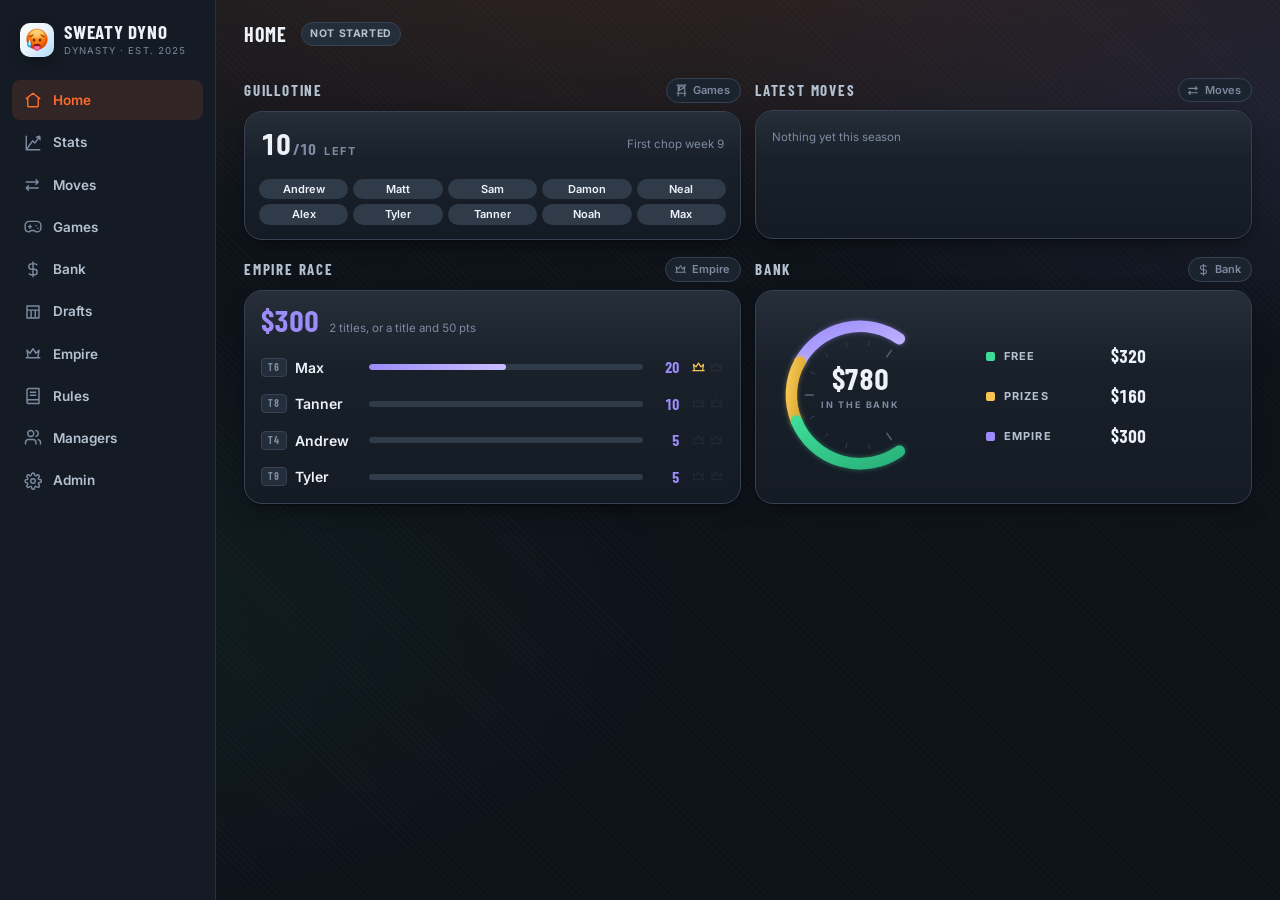
<file: index.html>
<!doctype html>
<html lang="en">
<head>
<meta charset="utf-8">
<meta name="viewport" content="width=device-width, initial-scale=1, viewport-fit=cover">
<title>Sweaty Dyno · Dynasty League</title>
<meta name="description" content="Bank, empire pot, minigames, rookie drafts, trades and stats for the Sweaty Dyno dynasty league.">
<meta name="theme-color" content="#0A0D11">
<meta name="mobile-web-app-capable" content="yes">
<meta name="apple-mobile-web-app-capable" content="yes">
<meta name="apple-mobile-web-app-status-bar-style" content="black-translucent">
<link rel="icon" href="[data-uri]">
<link rel="apple-touch-icon" href="apple-touch-icon.png">
<link rel="manifest" href="site.webmanifest">
<link rel="preconnect" href="https://fonts.googleapis.com">
<link rel="preconnect" href="https://fonts.gstatic.com" crossorigin>
<link rel="stylesheet" href="https://fonts.googleapis.com/css2?family=Barlow+Condensed:wght@600;700&family=Inter:wght@400;500;600;700;800&display=swap">
<link rel="stylesheet" href="css/style.css">
</head>
<body>

<!-- Shown until the app boots. If you are reading this in a browser, the app did
     not start - the message explains why and how to fix it. app.js removes it. -->
<div id="boot-fallback" style="max-width:560px;margin:12vh auto;padding:0 24px;font-family:system-ui,sans-serif;color:#EAF0F6">
  <div style="display:flex;align-items:center;gap:12px;margin-bottom:22px">
    <div style="width:40px;height:40px;border-radius:11px;background:linear-gradient(145deg,#FF6B2C,#C43D0E);
      display:grid;place-items:center;font-weight:700;font-size:17px;color:#160800">SD</div>
    <div><div style="font-size:20px;font-weight:700;letter-spacing:.03em">SWEATY DYNO</div>
      <div style="font-size:10px;letter-spacing:.16em;color:#6D7C8E">DYNASTY · EST. 2025</div></div>
  </div>

  <div id="boot-file" style="display:none">
    <h1 style="font-size:19px;margin:0 0 12px">This page has to be served, not opened</h1>
    <p style="color:#A9B6C6;line-height:1.65;font-size:14px;margin:0 0 16px">
      You opened it straight from the folder (a <code style="color:#FF6B2C">file://</code> address), and browsers
      block JavaScript modules and local data files there for security. Nothing is broken — it just needs a
      local web server.
    </p>
    <p style="color:#EAF0F6;line-height:1.65;font-size:14px;margin:0 0 8px"><b>Two ways to fix it:</b></p>
    <p style="color:#A9B6C6;line-height:1.7;font-size:14px;margin:0 0 14px">
      <b style="color:#3DDC97">1.</b> Double-click <b style="color:#EAF0F6">sweaty-dyno.html</b> in this folder
      instead — it is a self-contained build that works straight off the disk.
    </p>
    <p style="color:#A9B6C6;line-height:1.7;font-size:14px;margin:0 0 10px">
      <b style="color:#3DDC97">2.</b> Or double-click <b style="color:#EAF0F6">start.command</b>, which starts a
      server and opens the full version. From a terminal that is:
    </p>
    <pre style="background:#151A21;border:1px solid #28303B;border-radius:10px;padding:14px;overflow-x:auto;
      font-size:12.5px;color:#3DDC97;margin:0 0 16px">cd ~/Desktop/"Sweaty Dyno"
python3 -m http.server 8000</pre>
    <p style="color:#6D7C8E;line-height:1.6;font-size:13px;margin:0">
      Then open <b style="color:#A9B6C6">http://localhost:8000</b>. Once this is live on GitHub Pages,
      none of this applies — it is served over https and just works.
    </p>
  </div>

  <div id="boot-wait">
    <p style="color:#6D7C8E;font-size:14px">Loading the league…</p>
  </div>
</div>

<noscript>
  <div style="max-width:560px;margin:0 auto;padding:0 24px;color:#A9B6C6;font-family:system-ui;font-size:14px;line-height:1.6">
    Sweaty Dyno needs JavaScript to render the league data.
  </div>
</noscript>

<script>
  // Runs as a classic script, so it executes even where modules are blocked.
  (function () {
    var isFile = location.protocol === 'file:';
    if (isFile) {
      document.getElementById('boot-file').style.display = 'block';
      document.getElementById('boot-wait').style.display = 'none';
      return;
    }
    // Served, but the module still failed to boot within 6s -> surface something.
    setTimeout(function () {
      var f = document.getElementById('boot-fallback');
      if (f && document.getElementById('boot-wait')) {
        document.getElementById('boot-wait').innerHTML =
          '<p style="color:#FF4D5E;font-size:14px;line-height:1.6">The app did not start. ' +
          'Open the browser console for the error, or try a hard reload.</p>';
      }
    }, 6000);
  })();
</script>

<script type="module" src="js/app.js"></script>
</body>
</html>
</file>
<file: css/style.css>
/* ============================================================
   SWEATY DYNO — visual system
   Dark telemetry / broadcast aesthetic. Mobile-first.
   ============================================================ */

:root{
  /* ground — a wider value range so cards read as separate planes */
  --bg:#0E131A;
  --bg-2:#141B24;
  --surface:#1B232E;
  --surface-2:#242E3B;
  --surface-3:#303B4A;
  --line:#374355;
  --line-soft:#28323F;

  /* ink */
  --ink:#EDF2F8;
  --ink-2:#B4C1D1;
  --ink-3:#7C8BA0;

  /* signal */
  --heat:#FF6B2C;        /* primary — the dyno needle */
  --heat-dim:#7A3216;
  --mint:#3DDC97;        /* money in / good */
  --gold:#F5C451;        /* champion / empire */
  --violet:#9C8CFA;      /* empire pot */
  --red:#FF4D5E;         /* owed / out */
  --blue:#5AC8FA;

  /* minigame series — the brand accents re-stepped to OKLCH L 0.65 so they work
     as FILLS on the dark surface; validated for CVD separation and contrast.
     Each has a muted twin (chroma x.50, L-.06) for money allocated but not yet
     won: still clearly the section's own colour, ~dE 8.5 from its bright form so
     the split reads, and dE 24+ from the grey track so "not won yet" never looks
     like "not allocated". Pushing the chroma higher drops the split under dE 8. */
  --mg-pre:#8D7CE8; --mg-week:#EC5910; --mg-post:#229CCC; --mg-guil:#B38802;
  --mg-pre-dim:#7B76AA; --mg-week-dim:#AE694F; --mg-post-dim:#57859C; --mg-guil-dim:#8F7B4E;

  /* position chips */
  --qb:#F5695F; --rb:#3DDC97; --wr:#5AC8FA; --te:#F5A94C; --pk:#9C8CFA;

  --r-sm:8px; --r:12px; --r-lg:18px; --r-xl:24px;
  --shadow:0 1px 2px rgba(0,0,0,.4), 0 8px 24px -8px rgba(0,0,0,.6);
  --tab-h:64px;

  --f-display:"Barlow Condensed",ui-sans-serif,system-ui,sans-serif;
  --f-body:"Inter",ui-sans-serif,-apple-system,BlinkMacSystemFont,"Segoe UI",sans-serif;
}

*,*::before,*::after{box-sizing:border-box}
html{-webkit-text-size-adjust:100%}
body{
  margin:0; background:var(--bg); color:var(--ink);
  font-family:var(--f-body); font-size:15px; line-height:1.5;
  -webkit-font-smoothing:antialiased;
  font-variant-numeric:tabular-nums;
  overflow-x:hidden;
}
/* faint carbon weave + top heat bloom */
body::before{
  content:""; position:fixed; inset:0; pointer-events:none; z-index:0;
  background:
    radial-gradient(110% 55% at 50% -8%, rgba(255,107,44,.13), transparent 62%),
    radial-gradient(70% 45% at 100% 12%, rgba(156,140,250,.09), transparent 65%),
    radial-gradient(80% 50% at 0% 68%, rgba(61,220,151,.055), transparent 68%),
    linear-gradient(180deg, rgba(255,255,255,.022), transparent 34%),
    repeating-linear-gradient(45deg, rgba(255,255,255,.016) 0 1px, transparent 1px 5px);
}
h1,h2,h3,h4{margin:0; font-family:var(--f-display); font-weight:700; letter-spacing:.01em; line-height:1.1}
a{color:inherit}
button{font:inherit; color:inherit; background:none; border:none; cursor:pointer}
input,select,textarea{font:inherit; color:inherit; font-variant-numeric:tabular-nums}
/* a number field's spinner is another piece of platform chrome in a white box */
input[type=number]{-moz-appearance:textfield}
input[type=number]::-webkit-outer-spin-button,
input[type=number]::-webkit-inner-spin-button{-webkit-appearance:none;margin:0}
/* A native select paints itself: on macOS a white box with its own arrows,
   whatever background it is given. Drop the platform chrome and draw our own
   caret, so a dropdown looks like everything else in the tool. The option list
   itself still belongs to the OS -- that part cannot be styled. */
select{
  appearance:none;-webkit-appearance:none;cursor:pointer;
  background-image:url('data:image/svg+xml;utf8,<svg xmlns="http://www.w3.org/2000/svg" width="12" height="12" viewBox="0 0 24 24" fill="none" stroke="%237C8BA0" stroke-width="2.5" stroke-linecap="round" stroke-linejoin="round"><path d="m6 9 6 6 6-6"/></svg>');background-repeat:no-repeat;
  background-position:right 8px center;padding-right:26px;
}
select::-ms-expand{display:none}
table{border-collapse:collapse; width:100%}

.ic{width:18px;height:18px;flex:none;stroke-width:2}
.num{font-variant-numeric:tabular-nums; font-feature-settings:"tnum" 1}
.mono{font-family:var(--f-display); font-weight:600; letter-spacing:.02em}
.dim{color:var(--ink-2)} .dimmer{color:var(--ink-3)}
.pos{color:var(--mint)} .neg{color:var(--red)}
.center{text-align:center} .right{text-align:right}
.hide{display:none !important}
.sr{position:absolute;width:1px;height:1px;overflow:hidden;clip:rect(0 0 0 0)}

/* ---------- shell ---------- */
.app{position:relative; z-index:1; min-height:100dvh; display:flex; flex-direction:column}

.topbar{
  position:sticky; top:0; z-index:40;
  display:flex; align-items:center; gap:12px;
  padding:calc(env(safe-area-inset-top) + 12px) 16px 12px;
  background:linear-gradient(180deg, rgba(14,19,26,.96), rgba(14,19,26,.80));
  backdrop-filter:blur(14px); -webkit-backdrop-filter:blur(14px);
  border-bottom:1px solid var(--line-soft);
}
.brand{display:flex; align-items:center; gap:10px; min-width:0}
/* app icon -- generated */
.brand .mark{
  width:34px;height:34px;border-radius:10px;flex:none;
  background-image:url([data-uri]);
  background-size:cover;background-position:center;background-repeat:no-repeat;
  box-shadow:0 0 0 1px rgba(255,255,255,.14) inset, 0 6px 18px -6px rgba(0,0,0,.6);
}
.brand .txt{min-width:0}
.brand h1{font-size:21px; text-transform:uppercase; letter-spacing:.04em; white-space:nowrap}
.brand small{display:block; font-size:10px; letter-spacing:.16em; text-transform:uppercase; color:var(--ink-3); margin-top:1px}

/* Sits inside a page now, not the chrome -- and the select is already a pill,
   so it does not need a second one wrapped around it and the label. */
.season-pick{display:flex; align-items:center; gap:8px; flex:none}
.season-pick span{font-size:10px;letter-spacing:.14em;text-transform:uppercase;color:var(--ink-3)}
.season-pick select{
  background-color:var(--surface-2); border:1px solid var(--line); border-radius:999px;
  padding:3px 22px 3px 10px; font-family:var(--f-display); font-weight:700; font-size:14px;
  letter-spacing:.03em; background-position:right 6px center;
}

/* A page that owns a season control puts it on a header line with the title. */
.view-hd{display:flex;align-items:center;gap:10px;margin:0 0 14px;flex-wrap:wrap}
.view-hd h2{
  font-family:var(--f-display);font-size:20px;font-weight:700;
  text-transform:uppercase;letter-spacing:.05em;margin-right:auto;
}
.view-hd .chip{margin-right:auto;margin-left:-4px}
.view-hd h2 + .chip{margin-left:0}

main{flex:1; padding:18px 16px calc(var(--tab-h) + env(safe-area-inset-bottom) + 28px); max-width:1180px; width:100%; margin:0 auto}

/* ---------- nav ---------- */
.tabbar{
  position:fixed; left:0; right:0; bottom:0; z-index:50;
  display:grid; grid-template-columns:repeat(5,1fr);
  background:rgba(18,24,32,.94); backdrop-filter:blur(18px); -webkit-backdrop-filter:blur(18px);
  border-top:1px solid var(--line-soft);
  padding-bottom:env(safe-area-inset-bottom);
}
.tabbar button{
  display:flex; flex-direction:column; align-items:center; justify-content:center; gap:3px;
  height:var(--tab-h); color:var(--ink-3); position:relative;
  transition:color .16s;
}
.tabbar button span{font-size:10px; letter-spacing:.08em; text-transform:uppercase; font-weight:600}
.tabbar button svg{width:21px;height:21px;stroke-width:1.9}
.tabbar button[aria-current="page"]{color:var(--heat)}
.tabbar button[aria-current="page"]::before{
  content:""; position:absolute; top:0; left:50%; transform:translateX(-50%);
  width:26px; height:2px; background:var(--heat); border-radius:0 0 3px 3px;
  box-shadow:0 0 12px var(--heat);
}
.sidenav{display:none}

/* "More" sheet */
.sheet-backdrop{position:fixed;inset:0;z-index:60;background:rgba(0,0,0,.6);backdrop-filter:blur(3px);
  opacity:0;pointer-events:none;transition:opacity .2s}
.sheet-backdrop.open{opacity:1;pointer-events:auto}
.sheet{
  position:fixed; left:0;right:0;bottom:0; z-index:61;
  background:var(--surface); border-top:1px solid var(--line);
  border-radius:var(--r-xl) var(--r-xl) 0 0; padding:10px 14px calc(env(safe-area-inset-bottom) + 18px);
  transform:translateY(102%); transition:transform .26s cubic-bezier(.2,.8,.2,1);
}
/* all ten tabs: on a short phone it scrolls rather than running off the top */
.sheet{max-height:85dvh;overflow-y:auto}
.sheet.open{transform:translateY(0)}
.sheet .grab{width:38px;height:4px;border-radius:99px;background:var(--surface-3);margin:6px auto 14px}
.sheet a,.sheet button.sheet-item{
  display:flex;align-items:center;gap:14px;width:100%;text-align:left;
  padding:14px 12px; border-radius:var(--r); text-decoration:none;
  font-weight:600; letter-spacing:.01em;
}
.sheet button.sheet-item:active{background:var(--surface-2)}
.sheet button.sheet-item svg{width:20px;height:20px;color:var(--ink-3);stroke-width:1.9}
.sheet button.sheet-item[aria-current="page"]{background:var(--surface-2); color:var(--heat)}
.sheet button.sheet-item[aria-current="page"] svg{color:var(--heat)}

/* ---------- primitives ---------- */
.card{
  position:relative;
  background:linear-gradient(180deg,var(--surface),var(--bg-2));
  border:1px solid var(--line); border-radius:var(--r-lg); box-shadow:var(--shadow);
  /* clip to the radius: a table header's square corners used to sit proud of it.
     Safe because popovers, toasts and modals all mount on <body>, not in here. */
  overflow:hidden;
}
.card::before{
  content:""; position:absolute; inset:0; border-radius:inherit; pointer-events:none;
  background:linear-gradient(180deg,rgba(255,255,255,.05),transparent 38%);
}
.card > *{position:relative}
.card + .card{margin-top:14px}
.card-hd{
  display:flex; align-items:center; gap:10px;
  padding:14px 16px; border-bottom:1px solid var(--line-soft);
  background:linear-gradient(180deg,rgba(255,255,255,.035),transparent);
  border-radius:var(--r-lg) var(--r-lg) 0 0;
}
.card-hd h2,.card-hd h3{font-size:16px; text-transform:uppercase; letter-spacing:.07em}
.card-hd .sub{font-size:11px;color:var(--ink-3);letter-spacing:.1em;text-transform:uppercase}
.card-hd .spacer{margin-left:auto}
.card-bd{padding:16px}
.card-bd.flush{padding:0}

.section-title{
  font-family:var(--f-display); font-size:12px; font-weight:700;
  letter-spacing:.2em; text-transform:uppercase; color:var(--ink-3);
  margin:26px 0 10px; display:flex; align-items:center; gap:10px;
}
.section-title::after{content:"";flex:1;height:1px;
  background:linear-gradient(90deg,var(--line),transparent)}

/* The +/- marker is a real element with two bars, inserted only on titles that
   actually toggle — so it is never an affordance that does nothing. The vertical
   bar collapses into the horizontal one, turning the plus into a minus. */
/* A heading you click is a control, so it reads a step larger than a plain
   label -- the tighter letterspacing keeps the extra size from spreading the
   words out. Only the ones app.js actually wired are affected: a title inside a
   card is a label and stays as it was. */
.section-title[aria-expanded]{
  cursor:pointer;user-select:none;
  font-size:13.5px;letter-spacing:.16em;margin-top:28px;
}
.section-title[aria-expanded] .sec-mark{width:14px;height:14px}
.section-title[aria-expanded]:hover{color:var(--ink-2)}
.section-title[aria-expanded]:focus-visible{outline:2px solid var(--heat);outline-offset:3px;border-radius:4px}
.section-title[aria-expanded="false"]{color:var(--ink-2)}

/* Two real bars, not pseudo-elements: Chrome does not reliably restyle a
   pseudo when an ANCESTOR's attribute changes, which left the plus stuck as a
   minus. The state class lives on the marker itself. */
.sec-mark{position:relative;width:13px;height:13px;flex:none;display:block}
.sec-mark b{position:absolute;background:var(--heat);opacity:.85;border-radius:2px;
  transition:opacity .16s ease}
.sec-mark b:first-child{left:0;right:0;top:50%;height:2px;margin-top:-1px}
.sec-mark b:last-child{top:0;bottom:0;left:50%;width:2px;margin-left:-1px}
.sec-mark.open b:last-child{display:none}
.section-title[aria-expanded]:hover .sec-mark b{opacity:1}

.sec-body[hidden]{display:none}

.chip{
  display:inline-flex;align-items:center;gap:5px;
  font-size:10.5px;font-weight:700;letter-spacing:.09em;text-transform:uppercase;
  padding:3px 8px;border-radius:999px;border:1px solid var(--line);
  background:var(--surface-2); color:var(--ink-2); white-space:nowrap;
}
.chip.heat{color:var(--heat);border-color:rgba(255,107,44,.35);background:rgba(255,107,44,.10)}
.chip.mint{color:var(--mint);border-color:rgba(61,220,151,.3);background:rgba(61,220,151,.09)}
.chip.gold{color:var(--gold);border-color:rgba(245,196,81,.32);background:rgba(245,196,81,.10)}
.chip.violet{color:var(--violet);border-color:rgba(156,140,250,.32);background:rgba(156,140,250,.10)}
.chip.blue{color:var(--blue);border-color:rgba(90,200,250,.32);background:rgba(90,200,250,.10)}
.chip.red{color:var(--red);border-color:rgba(255,77,94,.32);background:rgba(255,77,94,.10)}
/* podium places -- silver cool enough to read against gold, bronze warm but
   clear of --heat so it never looks like the minigame accent */
.chip.silver{color:#CBD5E1;border-color:rgba(203,213,225,.3);background:rgba(203,213,225,.09)}
.chip.bronze{color:#C98C4E;border-color:rgba(201,140,78,.34);background:rgba(201,140,78,.11)}
.chip.ghost{background:transparent}
.chip.plain{text-transform:none;letter-spacing:.01em;font-weight:600;font-size:11.5px}

.pos-chip{
  display:inline-grid;place-items:center; width:26px;height:17px;border-radius:4px;
  font-family:var(--f-display);font-size:10.5px;font-weight:700;letter-spacing:.06em;
  color:#080C10; flex:none;
}
.pos-QB{background:var(--qb)} .pos-RB{background:var(--rb)} .pos-WR{background:var(--wr)}
.pos-TE{background:var(--te)} .pos-K{background:var(--pk)}
.pos-none{background:var(--surface-3); color:var(--ink-3)}

.btn{
  display:inline-flex;align-items:center;justify-content:center;gap:7px;
  padding:9px 14px;border-radius:var(--r-sm);border:1px solid var(--line);
  background:var(--surface-2); font-size:13px;font-weight:600;letter-spacing:.02em;
  transition:background .14s,border-color .14s;
}
.btn:active{background:var(--surface-3)}
.btn svg{width:15px;height:15px;stroke-width:2}
.btn.primary{background:var(--heat);border-color:var(--heat);color:#160800}
.btn.primary:active{background:#E85D22}
.btn.sm{padding:6px 10px;font-size:12px}
.btn.ghost{background:transparent}
.btn[disabled]{opacity:.4;pointer-events:none}
/* reads as an aside until you go for it */
.btn.danger{color:var(--red);border-color:rgba(255,77,94,.22)}
.btn.danger:hover{background:rgba(255,77,94,.12);border-color:rgba(255,77,94,.45)}
.btn.danger:active{background:rgba(255,77,94,.2)}

/* team identity dot — hue derived from team number */
.tname{display:inline-flex;align-items:center;gap:8px;min-width:0}
.tname b{font-weight:600;overflow:hidden;text-overflow:ellipsis;white-space:nowrap}
.tnum{
  font-family:var(--f-display);font-size:10px;font-weight:700;color:var(--ink-3);
  letter-spacing:.06em; background:var(--surface-2); border:1px solid var(--line);
  border-radius:4px; padding:1px 2px; flex:none;
  min-width:26px; text-align:center; box-sizing:border-box;   /* T1 and T10 align */
}

/* stat tiles */
.tiles{display:grid;grid-template-columns:repeat(2,1fr);gap:10px}
.hero{display:flex;flex-direction:column;gap:14px}
.tile{
  --tint:255,255,255;
  background:
    linear-gradient(165deg, rgba(var(--tint),.17), rgba(var(--tint),.05) 44%, transparent 76%),
    linear-gradient(165deg,var(--surface),var(--bg-2));
  border:1px solid var(--line); border-radius:var(--r); padding:13px 14px; position:relative; overflow:hidden;
}
.tile::before{content:"";position:absolute;left:0;right:0;top:0;height:2px;
  background:linear-gradient(90deg, rgb(var(--tint)), rgba(var(--tint),.12));opacity:.85}
.tile::after{content:"";position:absolute;inset:0;border-radius:var(--r);pointer-events:none;
  background:linear-gradient(180deg,rgba(255,255,255,.05),transparent 42%)}
.tile.bare{background:none;border:none;padding:0}
.tile.bare::before,.tile.bare::after{display:none}
.tile.accent{--tint:255,107,44}
.tile.mint{--tint:61,220,151}
.tile.gold{--tint:245,196,81}
.tile.violet{--tint:156,140,250}
.tile.red{--tint:255,77,94}
.tile.blue{--tint:90,200,250}
.tile:not(.accent):not(.mint):not(.gold):not(.violet):not(.red){--tint:132,166,214}
.tile .k{font-size:9.5px;letter-spacing:.15em;text-transform:uppercase;color:var(--ink-3);font-weight:700}
.tile .v{font-family:var(--f-display);font-size:30px;font-weight:700;line-height:1.05;margin-top:5px;letter-spacing:.005em}
.tile .m{font-size:11px;color:var(--ink-3);margin-top:3px}
/* The season's shape in one card: kinds down the side, phases across the top,
   each said once. The counts carry the weight; everything that labels them is
   deliberately quieter. */
.sum{margin-top:8px}
.sum-row{display:grid;grid-template-columns:minmax(96px,160px) 1fr 1fr 1fr;align-items:center;
  gap:12px;padding:11px 16px;border-top:1px solid var(--line-soft)}
/* the phases share what is left rather than hugging the right edge, so a wide
   card has no dead middle */
.sum-row > div,.sum-row.hd span + span{text-align:center}
/* A rule between every column, and the two phases held back a step: the row
   then reads as this plus this equals that, rather than three separate figures
   that happen to sit together. */
.sum-row > div + div,.sum-row.hd span + span + span{
  border-left:1px solid var(--line-soft);padding-left:12px}
.sum-row > div:not(.tot){opacity:.62}
.sum-row.hd .tot{color:var(--ink-2)}
.sum-row.hd{padding:9px 16px 5px;border-top:0}
.sum-row.hd span{font-size:9.5px;letter-spacing:.14em;text-transform:uppercase;color:var(--ink-3)}
.sum-row b{font-family:var(--f-display);font-size:18px;font-weight:700;
  letter-spacing:.03em;color:var(--ink-2)}
/* Count and money read as one figure -- same size, the money in parentheses --
   and the pair centres under its column heading. */
.sum-row > div{display:flex;align-items:baseline;justify-content:center;gap:7px}
.sum-row em{font-style:normal;font-family:var(--f-display);
  font-size:24px;font-weight:700;line-height:1.1;letter-spacing:.01em}
.sum-row em.none{color:var(--ink-3);opacity:.5}
.sum-row i{font-style:normal;font-family:var(--f-display);font-size:24px;
  font-weight:700;line-height:1.1;letter-spacing:.01em;color:var(--mint)}
/* The slash is punctuation, not data: it belongs to neither figure, so it takes
   neither figure's colour. Its line-height is pinned to the figures' -- left to
   inherit the body's 1.5 it made the waiver rows taller than the free-agent
   ones, which is the whole reason the money moved out from underneath. */
.sum-row s{text-decoration:none;font-family:var(--f-display);font-size:20px;
  font-weight:400;line-height:1.1;color:var(--ink-3);opacity:.7}
.tile.accent .v{color:var(--heat)} .tile.mint .v{color:var(--mint)}
.tile.gold .v{color:var(--gold)} .tile.violet .v{color:var(--violet)}
/* best is green and worst red; a margin is neither, so blowout is blue */
.tile.red .v{color:var(--red)} .tile.blue .v{color:var(--blue)}

/* data rows */
.rows{display:flex;flex-direction:column}
.row{
  display:flex;align-items:center;gap:12px;padding:12px 16px;
  border-bottom:2px solid var(--line);
}
.row:last-child{border-bottom:none}
.row .grow{flex:1;min-width:0}
.row .t{font-weight:600;font-size:14px;overflow:hidden;text-overflow:ellipsis;white-space:nowrap}
.row .s{font-size:11.5px;color:var(--ink-3);margin-top:2px}
.row .val{font-family:var(--f-display);font-size:19px;font-weight:700;flex:none}

/* The empire header: pot and race are two halves of one card. The pot states
   the rule, the race shows who is near it, so they share a surface and a
   divider rather than being two cards with a gap between them. */
.empire-top{overflow:hidden}
.empire-top .pot-side{
  position:relative;overflow:hidden;text-align:center;
  padding:24px 16px 18px;border-bottom:1px solid var(--line-soft);
  display:flex;flex-direction:column;justify-content:center;
}
.empire-top .pot-side::before{
  content:"";position:absolute;left:50%;top:-46%;transform:translateX(-50%);
  width:340px;height:340px;border-radius:50%;pointer-events:none;
  background:radial-gradient(circle,rgba(156,140,250,.17),transparent 62%);
}
.empire-top .pot-side > *{position:relative}
.empire-top .race{padding:12px 0}

/* The pot's growth chart takes whatever height the race leaves, so the two
   halves finish together instead of the left one trailing off into a gap. */
.pot-growth{
  display:flex;gap:4px;justify-content:center;align-items:stretch;
  /* the rule text above wraps to two lines and was landing almost on the bars.
     Only the desktop column has slack to give -- stacked, the card is already
     snug and a big gap there would just look loose. */
  margin-top:22px;flex:1 1 auto;
  /* takes up slack, but capped: the pot plateaus once it is funded, so the flat
     grey tail would otherwise become the biggest thing on the card */
  min-height:62px;max-height:116px;
}
.pot-growth .col{
  flex:1;max-width:56px;min-width:0;
  display:flex;flex-direction:column;justify-content:flex-end;gap:5px;
}
.pot-growth .bar{width:100%;border-radius:3px;flex:none}
.pot-growth span{font-size:9.5px;color:var(--ink-3);font-weight:600;flex:none}
@media (min-width:900px){
  /* no align-items:start -- the columns stretch so the divider runs the full
     height of the card instead of stopping where the pot's content ends */
  .empire-top{display:grid;grid-template-columns:minmax(272px,336px) 1fr}
  .empire-top .pot-side{border-bottom:none;border-right:1px solid var(--line-soft)}
  .empire-top .pot-growth{margin-top:46px}
}

/* One line per manager, no rules between them -- ten of them read as a block. */
.race{display:flex;flex-direction:column}
.race-row{display:flex;align-items:center;gap:12px;padding:4px 16px}
/* the team tag and name, as on Home */
.race-row .who{
  flex:none;width:128px;display:flex;font-size:13.5px;font-weight:600;color:var(--ink);
  overflow:hidden;text-overflow:ellipsis;white-space:nowrap;
}
.race-row.out .who{color:var(--ink-3)} .race-row.out .who b{font-weight:500}
.race-row .meter{flex:1;height:10px}
.race-row .pts{
  flex:none;min-width:28px;text-align:right;font-variant-numeric:tabular-nums;
  font-family:var(--f-display);font-size:18px;font-weight:700;color:var(--violet);
}
.race-row .pts.zero{color:var(--ink-3)}
/* Room for every crown the pot demands, filled or not, so an earned one always
   lands in the same column and the gap beside it is what is still to win. */
.race-row .ttl{
  flex:none;display:flex;align-items:center;gap:4px;
  width:calc(var(--slots,2) * 16px + (var(--slots,2) - 1) * 4px);
}
.race-row .ttl svg{width:16px;height:16px;stroke-width:2.1}
.race-row .ttl .on{color:var(--gold)}
/* a title still to win: the crown's outline, in the grey of an empty bar */
/* dark enough to sit back into the card: it says a slot is there, it
   should not compete with the gold ones for the eye */
/* translucent, not a fixed grey: the Empire card is lighter at the top, and a
   solid shade vanished there while still showing lower down */
.race-row .ttl .off,.hm-crowns .off{color:rgba(255,255,255,.05)}

/* meter */
.meter{height:6px;border-radius:99px;background:var(--surface-3);overflow:hidden}
.meter > i{display:block;height:100%;border-radius:99px;background:var(--heat);transition:width .5s cubic-bezier(.2,.8,.2,1)}
.meter.mint > i{background:var(--mint)} .meter.violet > i{background:linear-gradient(90deg,var(--violet),#C9BDFF)}
.meter.gold > i{background:var(--gold)}

/* tables */
.tw{overflow-x:auto;-webkit-overflow-scrolling:touch}
table.dt{font-size:13px; min-width:100%}
table.dt th{
  text-align:left;font-family:var(--f-display);font-size:11px;font-weight:700;
  letter-spacing:.13em;text-transform:uppercase;color:var(--ink-3);
  padding:10px 12px;border-bottom:1px solid var(--line);white-space:nowrap;
  position:sticky;top:0;background:var(--bg-2);z-index:1;
}
table.dt td{padding:10px 12px;border-bottom:1px solid var(--line-soft);white-space:nowrap}
table.dt tbody tr:last-child td{border-bottom:none}
/* Every body cell is opaque so the frozen first column can simply match its own
   row. Tints are a layer ON the base rather than a translucent replacement --
   a see-through sticky cell would let the scrolled columns show through it. */
table.dt tbody td{background:var(--surface)}
table.dt tbody tr.total td{
  border-top:1px solid var(--line);font-weight:700;
  background:linear-gradient(rgba(255,255,255,.022),rgba(255,255,255,.022)),var(--surface);
}
table.dt td.n,table.dt th.n{text-align:right;font-variant-numeric:tabular-nums}
table.dt td.sticky,table.dt th.sticky{
  position:sticky;left:0;z-index:2;box-shadow:1px 0 0 var(--line-soft);
}
table.dt th.sticky{background:var(--bg-2);z-index:3}
/* One width for every season column, so the surplus is shared evenly instead of
   going to whichever column happens to hold the widest figure. The label column
   takes width:1% -- with nowrap that collapses it to its longest name and hands
   the rest of the table to the columns that carry the data. */
/* width equalises the SURPLUS when the table is narrower than its container;
   min-width stops the columns being squeezed proportionally when it is wider,
   which is what let the "$150" column win again on a phone. With a floor, the
   table overflows instead and .tw scrolls it -- which is the intended behaviour
   there anyway. */
table.dt th.n{width:76px;min-width:76px}
table.dt th.sticky{width:1%}

/* empty state */
.empty{padding:34px 20px;text-align:center;color:var(--ink-3)}
.empty svg{width:34px;height:34px;stroke-width:1.4;color:var(--surface-3);margin-bottom:10px}
.empty p{margin:0 0 4px;font-weight:600;color:var(--ink-2);font-size:14px}
.empty small{font-size:12px;line-height:1.6;display:block;max-width:34ch;margin:0 auto}

/* banner */
.banner{
  display:flex;gap:11px;align-items:flex-start;padding:12px 14px;border-radius:var(--r);
  background:rgba(255,107,44,.07);border:1px solid rgba(255,107,44,.26);font-size:12.5px;line-height:1.5;
}
.banner svg{width:17px;height:17px;color:var(--heat);flex:none;margin-top:1px;stroke-width:2}
.banner b{color:var(--heat)}

/* ---------- gauge (dashboard hero) ---------- */
.gauge-card{position:relative;overflow:hidden;padding:14px 16px 18px;text-align:center}
.gauge-card::before{
  content:"";position:absolute;left:50%;top:-40%;transform:translateX(-50%);
  width:340px;height:340px;border-radius:50%;
  background:radial-gradient(circle,rgba(255,107,44,.16),transparent 62%);pointer-events:none;
}
/* overflow:visible, because an SVG clips to its viewport by default and the
   glow under the arc is a filter that paints past it -- no height guess can
   settle that, only letting it out. It is pulled up so the arc's foot clears
   the legend rather than the legend being pulled up to meet it. */
.gauge{position:relative;width:268px;max-width:82vw;margin:-10px auto 0;display:block;overflow:visible}
/* 44% of the taller box puts the figure where 52% of the short one did --
   just above the arc's centre */
.gauge-val{
  position:absolute;left:0;right:0;top:44%;transform:translateY(-50%);text-align:center;pointer-events:none;
}
.gauge-val .big{font-family:var(--f-display);font-size:50px;font-weight:700;line-height:1;letter-spacing:-.01em}
.gauge-val .lbl{font-size:9.5px;letter-spacing:.2em;text-transform:uppercase;color:var(--ink-3);margin-top:5px;font-weight:700}
.gauge-legend{display:flex;justify-content:center;gap:18px;margin-top:8px;flex-wrap:wrap}
.gauge-legend div{display:flex;align-items:center;gap:6px;font-size:11px;color:var(--ink-2)}
.gauge-legend i{width:8px;height:8px;border-radius:2px;display:block}

/* One card, one graphic: the dial and its own segments spelled out beside it.
   The claims give the card a reason to be wide, rather than a narrow card
   sitting in a wide space. */
/* No card. A box with a visible edge far from its contents reads as a box that
   failed to fill, however its contents are aligned -- and there is nothing
   honest left to put in one, since every candidate figure is already on screen
   somewhere below. On the page itself, the space beside it is unremarkable. */
.bank-hero{display:grid;grid-template-columns:1fr;gap:4px;
  margin:0 0 6px;position:relative}
.bank-hero::before{
  content:"";position:absolute;left:24%;top:-42%;transform:translateX(-50%);
  width:420px;height:420px;border-radius:50%;z-index:-1;
  background:radial-gradient(circle,rgba(255,107,44,.13),transparent 64%);pointer-events:none;
}
.bh-dial{position:relative;display:flex;justify-content:center}
.bh-claims{list-style:none;margin:0;padding:0;display:flex;flex-direction:column;justify-content:center;gap:2px}
/* the figure belongs to its label, so it sits close to it and the detail text
   is pushed clear -- the column gaps do that, not a margin on right-aligned
   text, which cannot move */
/* wide enough for the longest label on one line -- the columns are fixed so the
   figures align, and a label that wraps breaks that */
.bh-claims li{
  display:grid;grid-template-columns:10px 102px 72px 1fr;align-items:baseline;
  gap:7px;padding:10px 4px;
}
.bh-claims .bh-m{margin-left:20px}
.bh-claims li + li{border-top:1px solid var(--line-soft)}
/* on the label's own line, not centred in a row the figure makes taller --
   the swatch belongs to the small caps beside it */
.bh-claims i{width:9px;height:9px;border-radius:2px;align-self:baseline;position:relative;top:0}
.bh-k{font-size:12.5px;letter-spacing:.1em;text-transform:uppercase;color:var(--ink-2);
  font-weight:700;white-space:nowrap}
.bh-claims b{font-family:var(--f-display);font-size:22px;font-weight:700;text-align:right;letter-spacing:-.01em;margin-right:6px}
.bh-m{font-size:11.5px;color:var(--ink-3);line-height:1.45}
@media (min-width:760px){
  /* side by side, starting at the page's own left edge like every other
     section -- with no card there is nothing to centre inside */
  .bank-hero{grid-template-columns:auto auto;justify-content:start;gap:34px;margin-bottom:10px}
}
@media (max-width:620px){
  /* One line per claim rather than two: three claims were costing six rows
     under the dial, which is most of a phone screen before anything is said. */
  /* spread as far as the longest detail string will allow before it clips */
  .bh-claims li{grid-template-columns:9px 84px 56px minmax(0,1fr);gap:8px;padding:8px 2px 8px 8px}
  .bh-claims .bh-k{font-size:11px;letter-spacing:.06em}
  .bh-claims b{font-size:19px;text-align:right;margin-right:8px}
  .bh-claims .bh-m{margin-left:13px;font-size:10px;
    overflow:hidden;text-overflow:ellipsis;white-space:nowrap}
}

/* ---------- draft board ---------- */
/* One rule covers both cases, with no breakpoint and no min-width:max-content
   (which is what used to force the grid wider than its card and push the tenth
   column off): each column is at least 78px and otherwise shares the width
   evenly. Wide enough, every slot is on screen; too narrow, .board scrolls. */
.board{overflow-x:auto;-webkit-overflow-scrolling:touch;padding:2px 0 8px}
.board-grid{
  display:grid;gap:6px;padding:0 14px 4px;
  grid-template-columns:repeat(var(--cols),minmax(78px,1fr));
  /* at least as wide as its narrowest columns: otherwise the tracks overflow
     the grid's own box, its right padding stays behind at the card's edge, and
     scrolled to the end the last column sits hard against the border */
  min-width:calc(var(--cols) * 78px + (var(--cols) - 1) * 6px + 28px);
}
/* the board is the whole card -- no rule under the header, nothing under the grid */
.draft-card .card-hd{border-bottom:none}

/* Name only, no slot number and no team stripe -- the pick numbers underneath
   carry the slot, so the header can be a thin label instead of a card. */
.board-head{
  display:flex;align-items:center;justify-content:center;min-width:0;width:100%;
  padding:5px 6px;border-radius:var(--r-sm);
  background:var(--surface-2);border:1px solid var(--line);
  font-size:11.5px;font-weight:700;color:var(--ink);cursor:pointer;
  overflow:hidden;text-overflow:ellipsis;white-space:nowrap;
}
.board-head:hover{border-color:var(--heat)}
/* Picking one manager out of the board: his head and the picks he made hold
   their colour, everything else falls back far enough to read as background
   without disappearing. */
.board-grid.focused .board-head:not(.on){opacity:.3}
.board-grid.focused .pick:not(.on){opacity:.16}
.board-head.on{border-color:var(--heat);color:var(--heat);background:rgba(255,107,44,.1)}
.board-grid.focused .pick.on{box-shadow:0 0 0 1px var(--heat)}
.pick{
  min-width:0;border-radius:var(--r-sm);
  background:var(--surface);border:1px solid var(--line);
  display:flex;flex-direction:column;position:relative;overflow:hidden;
}
.pick .body{padding:7px 9px 8px;display:flex;flex-direction:column;gap:3px;min-width:0}
.pick .no{font-family:var(--f-display);font-size:10px;font-weight:700;color:var(--ink-3);letter-spacing:.08em}
/* first name small over last name -- the shape a draft board is read in */
.pick .nm{display:flex;flex-direction:column;line-height:1.16;min-width:0}
.pick .nm b,.pick .nm i{overflow:hidden;text-overflow:ellipsis;white-space:nowrap;display:block}
.pick .nm b{font-size:11.5px;font-weight:500;color:var(--ink-2)}
.pick .nm i{font-style:normal;font-size:13px;font-weight:700;color:var(--ink)}

/* A traded slot says so in a strip along the BOTTOM: the pick number and the
   name then sit at the same height in every cell, traded or not. */
.tr-banner{
  margin-top:auto;
  display:flex;align-items:center;gap:4px;padding:2px 8px;min-width:0;
  font-size:9.5px;font-weight:700;letter-spacing:.05em;text-transform:uppercase;
  color:var(--heat);background:rgba(255,107,44,.15);
  border-top:1px solid rgba(255,107,44,.3);
  overflow:hidden;text-overflow:ellipsis;white-space:nowrap;
}
.tr-banner .ar{font-size:11px;line-height:1;flex:none}
.pick.blank{background:repeating-linear-gradient(45deg,var(--surface) 0 6px,transparent 6px 12px);opacity:.5}

/* ---------- draft haul ---------- */
/* One row per manager, same shape and divider weight as a minigame row. */
.haul-list{display:flex;flex-direction:column}
.haul{border-bottom:2px solid var(--line)}
.haul:last-child{border-bottom:none}
.haul-hd{display:flex;align-items:center;gap:10px;padding:9px 14px;cursor:pointer;min-width:0}
.haul-hd:focus-visible{outline:2px solid var(--heat);outline-offset:-2px}
.haul-hd:active{background:var(--surface-2)}
.haul-hd .tnum{
  font-family:var(--f-display);font-size:10px;font-weight:700;color:var(--ink-3);
  letter-spacing:.06em;background:var(--surface-2);border:1px solid var(--line);
  border-radius:4px;padding:2px 5px;flex:none;min-width:30px;text-align:center;
}
.haul-hd .who{font-size:14px;font-weight:700;overflow:hidden;text-overflow:ellipsis;white-space:nowrap}
.haul-hd .cnt{
  margin-left:auto;flex:none;white-space:nowrap;color:var(--ink-3);
  font-family:var(--f-display);font-size:15px;font-weight:700;
}
.haul .acc-caret{transition:transform .18s;color:var(--ink-3);flex:none}
.haul.open .acc-caret{transform:rotate(90deg)}
/* Pills sized to their own name, wrapping, flush with the row's left edge. */
.haul-bd{display:none;flex-wrap:wrap;gap:6px;padding:0 14px 11px}
.haul.open .haul-bd{display:flex}
.haul-pick{
  display:inline-flex;align-items:baseline;gap:7px;min-width:0;max-width:100%;
  padding:4px 11px;border-radius:999px;font-size:12.5px;font-weight:600;
  background:var(--surface);border:1px solid var(--line);
}
.haul-pick b{
  font-family:var(--f-display);font-size:10px;font-weight:700;color:var(--ink-3);
  letter-spacing:.06em;flex:none;
}
.haul-pick > span{overflow:hidden;text-overflow:ellipsis;white-space:nowrap}

/* Position is carried by the surface itself, so no chip inside it. Tinted rather
   than solid: thirty saturated blocks would drown the names they are labelling.
   Shared by the board cells and the draft-haul rows -- declared after both so it
   wins over their base background. */
.tint-QB{background:rgba(245,105,95,.15);border-color:rgba(245,105,95,.36)}
.tint-RB{background:rgba(61,220,151,.13);border-color:rgba(61,220,151,.34)}
.tint-WR{background:rgba(90,200,250,.13);border-color:rgba(90,200,250,.34)}
.tint-TE{background:rgba(245,169,76,.14);border-color:rgba(245,169,76,.36)}
.tint-K{background:rgba(156,140,250,.15);border-color:rgba(156,140,250,.36)}


/* ---------- trades ---------- */
.trade{border:1px solid var(--line);border-radius:var(--r);background:var(--surface);overflow:hidden}
.trade + .trade{margin-top:10px}
.trade-hd{
  position:relative;display:flex;align-items:center;min-height:42px;
  background:var(--surface-2);border-bottom:1px solid var(--line-soft);
}
/* the date rides on top of the name row rather than under it: one header row,
   whatever is in it */
.trade-meta{
  position:absolute;right:13px;top:50%;transform:translateY(-50%);
  display:flex;align-items:center;gap:9px;
}
/* one name per column, mirroring the body grid so each sits over its own haul */
.trade-names{display:none;flex:1;grid-template-columns:1fr;gap:1px}
.trade-meta .d{font-family:var(--f-display);font-size:13px;font-weight:700;letter-spacing:.06em;color:var(--ink-2)}
.trade-body{display:grid;grid-template-columns:1fr;gap:1px;background:var(--line-soft)}
.trade-side{background:var(--surface);padding:11px 0}
/* "gets" is a third the size of the name beside it. At 13.5px the name's line
   box was tight enough that bottom-aligning was the only thing that moved it;
   at 15px the box is taller, so the bottoms now sit well below the name and the
   baseline is the right line to share. The team number keeps its own centring,
   being a box rather than a word. */
.who{display:flex;align-items:baseline;gap:8px;padding:10px 13px 9px}
.who .tnum{align-self:center}
.trade-side .who{padding:0 13px 7px}
.trade-side ul{padding:0 13px}
.who b,.ab-who b{font-size:15px}
.who .arrow,.ab-who .arrow{font-size:10px;letter-spacing:.12em;text-transform:uppercase;color:var(--ink-3);font-weight:700}
.trade-side ul{margin:0;list-style:none;display:flex;flex-direction:column;gap:5px}
/* baseline so the club sits on the player's line, as it does on a pickup; the
   chip keeps its own centring, being a box rather than a word */
.trade-side li{display:flex;align-items:baseline;gap:7px;font-size:13px}
.trade-side li .pos-chip{align-self:center}
.trade-side li .pk{color:var(--ink-2);font-style:italic}
/* the header carries the managers and nothing else -- a "Trade" chip on a trade
   said nothing the page had not already said */
/* who an asset came from, which only a 3+ team deal needs spelling out */
.trade-side li .from{font-size:11px;color:var(--ink-3);white-space:nowrap}
.trade.is-cond{border-color:color-mix(in oklab,var(--violet) 45%,var(--line))}
/* the chip is a phone thing; on a desktop the name and "gets" are bare */
.who-chip{display:contents}
/* Below the two-column width each side is its own header row -- the manager
   over his haul -- and the status, pencil and date ride the top one, so the
   card spends no row on them alone. */
.trade-meta.in-side{display:none}
@media (max-width:899px){
  .trade-hd{display:none}
  .trade-meta.in-side{display:flex;position:static;transform:none;margin-left:auto;align-self:center;
    gap:7px;white-space:nowrap}
  /* a status, a name and a date share the line: the name keeps its width,
     and the chip and date come down a step to make room */
  .trade-side .who .tname{flex:none}
  .in-side .chip{font-size:9px;padding:2px 6px;letter-spacing:.06em}
  .in-side .d{font-size:12px}
  .trade-side,.trade.nested .trade-side{padding:0 0 11px}
  /* no header tint -- on a one-for-one deal it striped the card like a zebra --
     so the manager sits in a chip of his own instead, apart from his haul */
  .trade-side .who{min-height:38px;padding:9px 13px 2px;margin-bottom:6px;align-items:center}
  .trade-side .who-chip{display:inline-flex;align-items:baseline;gap:7px;padding:3px 10px 3px 9px;
    border-radius:999px;background:var(--surface-3);border:1px solid var(--line)}
  .trade-side .who-chip b{font-size:14px}
  .trade.nested .trade-side{padding-bottom:8px}
  .trade.nested .trade-side .who{min-height:34px;padding:7px 11px 2px;margin-bottom:4px}
}
/* a second, quieter row of pills for filtering inside a tab */
/* A waiver line: manager, who came in, who went out, what it cost. In and out
   are the same size and shape so the drop is read, not skimmed past. */
/* Each pickup is its own card rather than a row in a table: they are separate
   events, and a shared grid made a week of them read as one block. */
.wv-list{display:flex;flex-direction:column;gap:10px}
.row.wv{
  display:grid;grid-template-columns:minmax(0,1fr) auto;gap:5px 12px;align-items:center;
  border:1px solid var(--line);border-radius:var(--r);background:var(--surface);
  padding:11px 14px;
}
.wv-in{grid-column:1}
.wv-out{grid-column:1}
.wv-who{grid-column:1;min-width:0;display:flex;align-items:baseline;gap:5px;font-size:13.5px}
.wv-who b{font-weight:600;color:var(--ink-2);white-space:nowrap}
/* the date wears the same grey as a club, so every line is one row of phrases */
.wv-who span{font-size:12px;color:var(--ink-3);white-space:nowrap}
/* baseline, not centre: the club is smaller than the name, and centring it in
   the row floated it above the name's baseline. The chip keeps its own
   centring, since it is a box rather than a word. */
.wv-in,.wv-out{display:flex;align-items:baseline;gap:7px;min-width:0;font-size:13.5px}
.wv-in .pos-chip,.wv-out .pos-chip{align-self:center}
.wv-in .nm,.wv-out .nm{overflow:hidden;text-overflow:ellipsis;white-space:nowrap}
.wv-out{color:var(--ink-3)}
.wv-out .pos-chip{opacity:.62}
/* Same size as the name, so the two read as one phrase; the grey alone is
   enough to keep the player ahead of his club. */
.nfl{font-size:12px;font-weight:500;letter-spacing:0;color:var(--ink-3);flex:none;margin-left:-2px}
.wv-mark{font-style:normal;font-weight:700;font-size:16px;width:13px;flex:none;text-align:center}
.wv-mark.in{color:var(--mint)}
.wv-mark.out{color:var(--red)}
/* off the rail: the money and the FA tag sit a touch in from the card edge */
.wv-val{grid-column:2;grid-row:1;justify-self:end;margin-right:4px}
/* FA reads at a size closer to the figures it stands in for */
.chip.wv-val{font-size:12px;padding:4px 10px}
@media (min-width:760px){
  /* in and out lead, because they are what the line is about; who and when sit
     behind them, and the money stays on the right rail */
  /* every card is its own grid, so the last two tracks are fixed -- otherwise
     each row would size them to its own content and nothing would line up */
  /* the drop leans toward the add rather than splitting the width evenly, so
     the two read as one swap instead of two columns */
  /* a flexible spacer before the money: it soaks up the slack that used to sit
     inside the name columns, which pulls the drop and the manager leftward
     while the value stays on its rail */
  .row.wv{grid-template-columns:minmax(0,.9fr) minmax(0,1.14fr) 150px minmax(0,.08fr) 64px;gap:12px}
  .wv-in{grid-column:1}
  .wv-out{grid-column:2}
  .wv-who{grid-column:3}
  /* centred in the track rather than pinned right, so the tag sits on the same
     visual line as the figures instead of hanging off their edge */
  .wv-val{grid-column:5;justify-self:center;margin-right:6px}
}

/* season and manager narrow the same page, so they travel together */
.hd-picks{display:flex;align-items:center;gap:10px;flex-wrap:wrap;margin-left:auto}
/* a season's dates, grouped so the year is said once and shown one at a time */
.win-row{border-top:1px solid var(--line-soft)}
.win-row:first-of-type{border-top:0}
.win-hd{display:flex;align-items:center;gap:9px;width:100%;text-align:left;padding:10px 0}
.win-y{font-family:var(--f-display);font-size:13px;font-weight:700;letter-spacing:.06em;color:var(--ink-2)}
.win-sum{margin-left:auto;font-size:11.5px;color:var(--ink-3);white-space:nowrap}
.win-hd .acc-caret{width:15px;height:15px}
.win-row.open .win-hd .acc-caret{transform:rotate(90deg)}
.win-bd{display:none;padding:2px 0 12px}
.win-row.open .win-bd{display:block}
[data-save-windows]{margin-top:12px}
.fgrid.four{grid-template-columns:1fr 1fr}
@media (min-width:760px){ .fgrid.four{grid-template-columns:repeat(4,1fr)} }
/* a date you are shown rather than asked for */
.fgrid.four input:disabled{opacity:.62;cursor:default}
/* the quieter pills share the tabs' line, at the other end of it */
.pill-bar{display:flex;align-items:center;gap:18px;flex-wrap:wrap}
/* the pills carry bottom padding for their own scrollbar; inside the bar it
   only pushes them off the rule's centre */
.pill-bar .pills{margin-bottom:0;padding-bottom:0}
/* a rule, not a gap: near enough to read as attached to the tabs, divided
   enough not to be mistaken for more of them */
.pill-sep{width:1px;height:20px;background:var(--line);flex:none}
.pills.sub button{font-size:11.5px;padding:4px 10px}
@media (max-width:620px){
  /* the phase columns shrink before the labels do */
  /* the label takes only what it needs and never wraps -- a two-line "Free
     Agents" made its row taller than the one above it */
  /* three columns of "30 / $333" do not fit a phone at desktop sizes -- the row
     was running off the edge. Everything comes down a step and the columns
     share what is left equally. */
  .sum-row{grid-template-columns:minmax(0,auto) repeat(3,minmax(0,1fr));gap:4px;padding:9px 10px}
  .sum-row b{white-space:nowrap;font-size:13.5px}
  .sum-row > div + div{padding-left:4px}
  .sum-row em,.sum-row i{font-size:16px;letter-spacing:0}
  .sum-row s{font-size:12px}
  .sum-row > div{gap:3px}
  .sum-row.hd{padding:8px 10px 3px}
  .sum-row.hd span{font-size:8.5px;letter-spacing:.04em}
  /* the lock header carries four things; they come down a step to share a line */
  .lk-hd{gap:7px;padding:8px 11px}
  .lk-deal{font-size:12.5px}
  .lk-date,.lk-until{font-size:11px}
  .lk-item{padding:7px 11px;gap:7px}
  .lk-name{font-size:12.5px}
  .lk-holder{font-size:12px}
  .lk-holder em{font-size:10px}
  /* a promised return stacks like the trade above it, so its columns get the
     same single-column treatment */
  .ab-col{border-radius:var(--r)}
  .trade.nested .trade-side{padding:7px 0}
  .sum-row.hd span{letter-spacing:.06em}
  /* wrapped onto its own line, the rule above it means nothing */
  .pill-sep{display:none}
}
/* Moves on a phone: the title and both pickers on one line, and the sub-filter
   on the tabs' line, a step smaller, the rule kept between them */
@media (max-width:620px){
  .mv-hd{flex-wrap:nowrap}
  .mv-hd .hd-picks{flex-wrap:nowrap;gap:8px;min-width:0}
  .mv-hd .hd-picks .season-pick{gap:6px}
  /* "2025" says what it is; "All" needs its label more */
  .mv-hd .hd-picks .season-pick:last-child > span{display:none}
  .mv-bar{flex-wrap:nowrap;gap:9px}
  .mv-bar .pill-sep{display:block}
  .mv-bar > .pills:first-child{flex:none}
  .mv-bar .pills button{padding:7px 11px}
  .mv-bar .pills.sub{min-width:0;gap:4px}
  .mv-bar .pills.sub button{font-size:11px;padding:4px 8px}
  /* one label width for every row, the header's empty one included -- sized
     per row, "Trades" sat its counts further left than "Conditional" did, and
     the header's blank label let the column names slide over both */
  .sum-row{grid-template-columns:74px repeat(3,minmax(0,1fr))}
}
.cond{padding:10px 13px 11px;background:rgba(156,140,250,.06);border-top:1px solid var(--line-soft);font-size:12.5px;line-height:1.5}
/* the label sits inline with the text it introduces rather than above it */
.cond-line{margin:0}
.cond .lbl{font-size:9.5px;letter-spacing:.16em;text-transform:uppercase;color:var(--violet);
  font-weight:700;margin-right:9px;white-space:nowrap}
.cond .out{margin-top:6px;padding-top:6px;border-top:1px dashed var(--line);color:var(--ink-2)}
/* The padlock on a promised asset: it is frozen so that it is still there to
   settle the condition, so the follow-up is where saying so means something. */
.trade-side li .lk-mark{display:inline-flex;align-self:center;color:var(--violet);flex:none}
.trade-side li .lk-mark svg{width:14px;height:14px}
.lock-chip{display:inline-flex;align-items:center;gap:4px;margin-left:8px;padding:2px 8px;
  border-radius:999px;vertical-align:1px;
  background:rgba(156,140,250,.1);border:1px solid color-mix(in oklab,var(--violet) 35%,var(--line));
  font-size:11.5px;color:var(--ink-2)}
.lock-chip svg{width:11px;height:11px;color:var(--violet);flex:none}
/* The tripwire: the app cannot stop a frozen asset from moving, only notice. */
.lock-break{display:flex;align-items:flex-start;gap:8px;margin-top:8px;padding-top:8px;
  border-top:1px dashed var(--red);color:var(--red);font-size:12px}
.lock-break svg{width:14px;height:14px;flex:none;margin-top:1px}
/* The settlement rides inside the condition that produced it, on the same
   violet ground -- it carries its own date, and needs no colour of its own to
   say what it is. */
.settle-wrap{margin-top:9px}
/* The follow-up, coloured by where the condition stands: blue while it is only
   promised, gold once the deadline has passed and it needs a ruling, green when
   it actually happened, red when it never will. */
.trade.nested{border-color:color-mix(in oklab,var(--violet) 28%,var(--line));background:var(--bg-2)}
.trade.nested.is-open{border-color:rgba(90,200,250,.4);background:rgba(90,200,250,.05)}
.trade.nested.is-due{border-color:rgba(245,196,81,.42);background:rgba(245,196,81,.05)}
.trade.nested.is-met{border-color:rgba(61,220,151,.4);background:rgba(61,220,151,.05)}
.trade.nested.is-void{border-color:rgba(255,77,94,.4);background:rgba(255,77,94,.05)}
.trade.nested.is-void .who b,.trade.nested.is-void .trade-side li{opacity:.65}
.trade.nested .trade-meta{padding-top:5px}
.trade.nested .who{padding:7px 11px 6px}
.trade.nested .trade-side{padding:8px 0}
.trade.nested .trade-side ul{padding:0 11px}
.trade.nested .trade-hd{background:transparent}
.trade.nested .who b{font-size:13.5px}
.trade.nested .trade-side li{font-size:12.5px}
/* the standing list of what is frozen right now */
/* the empty state: the section is worth keeping even with nothing in it */
.lock-none{display:flex;align-items:center;gap:9px;color:var(--ink-3);font-size:13px}
.lock-none svg{width:15px;height:15px;color:var(--violet);opacity:.7;flex:none}
/* What is frozen, grouped under the condition that froze it: the deal and the
   release date belong to all of them, so the header says them once and each row
   carries only the asset and its holder. */
.lk-group{border:1px solid var(--line);border-radius:var(--r);background:var(--surface);
  overflow:hidden;margin-bottom:10px}
.lk-hd{
  display:flex;align-items:baseline;gap:9px;width:100%;text-align:left;
  padding:9px 13px;background:var(--surface-2);border-bottom:1px solid var(--line-soft);
  cursor:pointer;
}
.lk-hd:hover{background:var(--surface-3)}
.lk-deal{font-size:13.5px;font-weight:600}
.lk-date{font-size:12px;color:var(--ink-3)}
.lk-until{margin-left:auto;font-size:12px;color:var(--violet)}
.lk-go{width:13px;height:13px;align-self:center;color:var(--ink-3);flex:none}
.lk-hd:hover .lk-go{color:var(--heat)}
.lk-item{display:flex;align-items:baseline;gap:9px;padding:8px 13px}
.lk-item + .lk-item{border-top:1px solid var(--line-soft)}
.lk{color:var(--violet);display:flex;align-self:center;flex:none}
.lk svg{width:14px;height:14px}
.lk-name{font-size:13.5px;min-width:0;overflow:hidden;text-overflow:ellipsis;white-space:nowrap}
.lk-holder{margin-left:auto;display:flex;align-items:baseline;gap:6px;
  font-size:13px;font-weight:600;color:var(--ink-2);white-space:nowrap}
.lk-holder em{font-style:normal;font-size:11px;font-weight:500;color:var(--ink-3)}
.lk-item.broke .lk-name{color:var(--red)}
.lk-item.broke .lk{color:var(--red)}
/* Building the promised return the way the card draws it: a column per
   manager, empty until you add to it. The menu merges "what kind" with "which
   one" -- FAAB, a position, a round -- so the row that appears carries only
   the field that choice still leaves open. */
/* built to look like the trade it produces: a lighter band naming the manager,
   his assets on the darker ground beneath */
.ab-grid{display:grid;grid-template-columns:1fr;gap:10px}
@media (min-width:620px){
  /* minmax(0,1fr), not 1fr: a column whose content refuses to wrap would
     otherwise widen itself and squeeze the other one */
  .ab-grid{grid-template-columns:minmax(0,1fr) minmax(0,1fr);gap:1px;
    background:var(--line-soft);border:1px solid var(--line);
    border-radius:var(--r);overflow:hidden}
}
.ab-col{background:var(--surface);padding-bottom:10px;border-radius:var(--r)}
@media (min-width:620px){ .ab-col{border-radius:0} }
.ab-who{
  display:flex;align-items:baseline;gap:8px;margin-bottom:9px;padding:9px 11px;
  background:var(--surface-2);border-bottom:1px solid var(--line-soft);
}
.ab-who .tnum{align-self:center}
.ab-col > :not(.ab-who){margin-left:11px;margin-right:11px}
.ab-row{display:flex;align-items:center;gap:7px;margin-bottom:5px}
/* these controls live outside .field, so they were falling back to the
   browser's own white box. Same ground, border and ink as every other input,
   and the select loses its native chrome for a caret drawn in our own grey. */
.ab-grid .ab-row input:not([type=hidden]),.ab-grid .ab-row select{
  background-color:var(--bg-2);border:1px solid var(--line);border-radius:var(--r-sm);
  padding:4px 9px;font-size:13px;line-height:1.5;color:var(--ink);flex:1;min-width:0;
}
.ab-grid .ab-row input::placeholder{color:var(--ink-3)}
.ab-grid .ab-row input:focus,.ab-grid .ab-row select:focus{outline:none;
  border-color:var(--heat);box-shadow:0 0 0 3px rgba(255,107,44,.14)}
.ab-grid .ab-row input[type=number]{flex:none;width:96px}
.ab-kill{display:grid;place-items:center;width:22px;height:22px;flex:none;
  border-radius:var(--r-sm);color:var(--ink-3)}
.ab-kill svg{width:13px;height:13px}
.ab-kill:hover{color:var(--red);background:color-mix(in oklab,var(--red) 14%,transparent)}
/* the remove button keeps its space so the row never shifts, and shows itself
   when you are over the row it would remove. No hover on a touch screen, so
   there it stays visible. */
@media (hover:hover){
  .ab-kill{opacity:0;transition:opacity .14s}
  .ab-row:hover .ab-kill,.ab-kill:focus-visible{opacity:1}
}
/* The trigger stays put and the chips flow out beside it, wrapping onto the
   line below. The palette reserves the height that open state needs, so
   nothing around it moves when the chips appear. */
/* No reserved block any more: the modal body holds its own height and scrolls,
   so the column can be as short as its contents and simply grow when the chips
   come out. */
/* a wider row gap than column gap: wrapped chips need air between the lines
   that the chips on one line do not need between themselves */
.ab-pal{display:flex;align-items:flex-start;align-content:flex-start;flex-wrap:wrap;
  gap:7px 4px;margin-top:9px}
/* the chips are children of .ab-chips, which is display:contents -- they take
   part in this flex line but are not selectable as its children, so both lists
   need centring for the separators to sit level with the chips */
.ab-pal > *,.ab-chips > *{align-self:center}
.ab-plus{display:inline-flex;align-items:center;gap:5px;flex:none;
  padding:3px 10px;border-radius:999px;border:1px solid var(--line);
  background:var(--surface-2);font-size:11px;font-weight:600;letter-spacing:.02em;
  color:var(--ink-2);cursor:pointer}
.ab-plus:hover{border-color:var(--heat);color:var(--heat)}
/* the caret points down at the options it opens */
.ab-caret{width:12px;height:12px;transform:rotate(90deg);flex:none;color:var(--ink-3)}
.ab-plus:hover .ab-caret{color:var(--heat)}
/* it still says what it does; the caret turns to say it can be put away */
.ab-pal.open .ab-caret{transform:rotate(-90deg)}
/* display:contents, so the chips join the trigger's own flex line and wrap with
   it rather than forming a block of their own underneath */
.ab-chips{display:none}
.ab-chips .ab-menu-lbl:first-child{display:none}
.ab-pal.open .ab-chips{display:contents}
.ab-chips button{flex:none;padding:2px 7px;border-radius:999px;border:1px solid var(--line);
  background:var(--surface-2);font-size:10.5px;font-weight:600;color:var(--ink-2);cursor:pointer}
.ab-chips button:hover{border-color:var(--heat);color:var(--heat)}
.ab-menu-lbl{width:1px;height:12px;padding:0;background:var(--line);margin:0 2px;flex:none}

/* ---------- guillotine ---------- */
.guillo{display:flex;flex-direction:column;gap:1px;background:var(--line-soft);border-radius:var(--r);overflow:hidden}
.guillo .g-row{display:flex;align-items:center;gap:11px;padding:11px 14px;background:var(--surface)}
.guillo .g-row.out{background:var(--bg-2)}
.guillo .g-row.out .tname b{text-decoration:line-through;text-decoration-color:var(--red);text-decoration-thickness:1.5px;color:var(--ink-3)}
.guillo .wk{font-family:var(--f-display);font-size:10px;font-weight:700;letter-spacing:.1em;color:var(--ink-3);
  background:var(--surface-2);border:1px solid var(--line);border-radius:4px;padding:2px 6px;flex:none}
.guillo .g-row.alive .wk{color:var(--mint);border-color:rgba(61,220,151,.3);background:rgba(61,220,151,.08)}

/* ---------- forms / editor ---------- */
.field{display:flex;flex-direction:column;gap:5px;margin-bottom:12px}
.field label{font-size:10px;letter-spacing:.14em;text-transform:uppercase;color:var(--ink-3);font-weight:700}
/* a label that carries a live count: hint in the middle, count pinned right */
.field label.has-count{display:flex;align-items:baseline;gap:6px}
.lbl-count{
  margin-left:auto;flex:none;font-family:var(--f-display);font-size:11px;
  letter-spacing:.06em;font-variant-numeric:tabular-nums;
}
.lbl-count.full{color:var(--heat)}
/* one line-height for all three, and a date input stripped of the extra chrome
   Safari gives it -- otherwise Deadline stands taller than the Status select
   beside it */
.field input,.field select,.field textarea,.bi-in{
  background-color:var(--bg-2);border:1px solid var(--line);border-radius:var(--r-sm);
  padding:10px 12px;font-size:15px;line-height:1.4;width:100%;
}
/* An explicit height, because a date input keeps an intrinsic minimum of its
   own that appearance:none does not remove -- with border-box these are then
   the same 44px whatever the control is. */
.field input[type=date]{-webkit-appearance:none;appearance:none;min-height:0}
/* direct children only: the promised-return builder lives inside a field and
   sizes its own controls */
.field > input:not([type=checkbox]),.field > select{height:44px}
.field select{padding-right:30px;background-position:right 11px center}
.field input:focus,.field select:focus,.field textarea:focus{outline:none;border-color:var(--heat);box-shadow:0 0 0 3px rgba(255,107,44,.14)}
/* a field that does not apply yet: present, so the form keeps its shape, but
   plainly not asking for anything */
.field.off{opacity:.45}
.field.off select{cursor:not-allowed}
.field textarea{resize:vertical;min-height:66px;line-height:1.5}
.fgrid{display:grid;grid-template-columns:1fr 1fr;gap:12px}
/* a field that wants the whole line while keeping the grid's spacing */
.fgrid.one{grid-template-columns:1fr}

.toggle{display:flex;align-items:center;gap:9px;cursor:pointer;user-select:none}
.toggle input{position:absolute;opacity:0;pointer-events:none}
.toggle .tr{width:38px;height:22px;border-radius:99px;background:var(--surface-3);border:1px solid var(--line);
  position:relative;transition:background .18s;flex:none}
.toggle .tr::after{content:"";position:absolute;top:2px;left:2px;width:16px;height:16px;border-radius:50%;
  background:var(--ink-2);transition:transform .18s,background .18s}
.toggle input:checked + .tr{background:var(--heat);border-color:var(--heat)}
.toggle input:checked + .tr::after{transform:translateX(16px);background:#160800}

/* pill switcher */
.pills{display:flex;gap:6px;overflow-x:auto;-webkit-overflow-scrolling:touch;padding:2px 0 6px;scrollbar-width:none}
.pills::-webkit-scrollbar{display:none}
.pills button{
  padding:7px 13px;border-radius:999px;border:1px solid var(--line);background:var(--surface);
  font-size:12.5px;font-weight:600;white-space:nowrap;color:var(--ink-2);
}
.pills button[aria-pressed="true"]{background:var(--heat);border-color:var(--heat);color:#160800}

/* modal */
.modal-bd{position:fixed;inset:0;z-index:70;background:rgba(0,0,0,.66);backdrop-filter:blur(4px);
  display:flex;align-items:flex-end;justify-content:center;opacity:0;pointer-events:none;transition:opacity .2s}
.modal-bd.open{opacity:1;pointer-events:auto}
.modal{
  width:100%;max-width:560px;max-height:88dvh;overflow-y:auto;
  background:var(--surface);border:1px solid var(--line);border-radius:var(--r-xl) var(--r-xl) 0 0;
  transform:translateY(20px);transition:transform .24s cubic-bezier(.2,.8,.2,1);
  padding:0 0 calc(env(safe-area-inset-bottom) + 16px);
}
.modal-bd.open .modal{transform:translateY(0)}
.modal-hd{display:flex;align-items:center;gap:10px;padding:16px 18px 12px;position:sticky;top:0;background:var(--surface);border-bottom:1px solid var(--line-soft);z-index:2}
.modal-hd h3{font-size:17px;text-transform:uppercase;letter-spacing:.06em}
.modal-bd2{padding:16px 18px}
/* A modal whose contents expand -- a section that opens, a row that is added --
   would otherwise grow with them, since .modal is capped rather than sized. A
   real height on the body makes the frame constant and lets the content scroll
   inside it. */
.modal-bd2.fixed{height:min(58dvh,560px);overflow-y:auto;overscroll-behavior:contain}
.modal-ft{display:flex;gap:9px;padding:0 18px;margin-top:4px}
.modal-ft .btn{flex:1}

/* guest preview */
.guest-bar{
  position:fixed;left:50%;transform:translateX(-50%);z-index:70;
  bottom:calc(var(--tab-h) + env(safe-area-inset-bottom) + 14px);
  display:flex;align-items:center;gap:9px;white-space:nowrap;
  background:var(--surface-3);border:1px solid rgba(255,107,44,.42);
  border-radius:999px;padding:6px 6px 6px 14px;box-shadow:var(--shadow);
  font-size:12.5px;font-weight:600;color:var(--ink-2);
}
.guest-bar svg{width:15px;height:15px;color:var(--heat);flex:none}
.guest-bar button{
  background:var(--heat);color:#160800;border-radius:999px;
  padding:4px 12px;font-size:11.5px;font-weight:700;letter-spacing:.02em;
}
@media (min-width:900px){ .guest-bar{bottom:22px} }

.toast{
  position:fixed;left:50%;bottom:calc(var(--tab-h) + env(safe-area-inset-bottom) + 16px);
  transform:translate(-50%,14px);z-index:90;
  background:var(--surface-3);border:1px solid var(--line);border-radius:999px;
  padding:9px 17px;font-size:13px;font-weight:600;box-shadow:var(--shadow);
  opacity:0;pointer-events:none;transition:opacity .2s,transform .2s;
}
.toast.show{opacity:1;transform:translate(-50%,0)}

/* ---------- desktop ---------- */
@media (min-width:900px){
  :root{--tab-h:0px}
  .app{flex-direction:row}
  .tabbar{display:none}
  .sidenav{
    display:flex;flex-direction:column;gap:2px;width:216px;flex:none;
    padding:16px 12px;border-right:1px solid var(--line-soft);
    position:sticky;top:0;height:100dvh;background:var(--bg-2);
  }
  .sidenav .brand{padding:6px 8px 20px}
  .sidenav button{
    display:flex;align-items:center;gap:11px;padding:10px 12px;border-radius:var(--r-sm);
    font-size:13.5px;font-weight:600;color:var(--ink-2);text-align:left;
  }
  .sidenav button svg{width:18px;height:18px;stroke-width:1.9;color:var(--ink-3)}
  .sidenav button:hover{background:var(--surface)}
  .sidenav button[aria-current="page"]{background:rgba(255,107,44,.12);color:var(--heat)}
  .sidenav button[aria-current="page"] svg{color:var(--heat)}
  .col{display:flex;flex-direction:column;flex:1;min-width:0}
  /* Nothing left in it at this width -- the sidenav carries the brand and the
     season control now lives in the pages that use it -- so it would render as
     an empty dark band across the top of every page. Its 45px also used to be
     what kept the first card off the top edge, hence the extra padding here. */
  .topbar{display:none}
  main{padding-top:30px}
  main{padding:22px 28px 60px}
  .tiles{grid-template-columns:repeat(4,1fr);gap:12px}
  /* a two-up row stays two-up instead of shrinking into a quarter of the width */
  .tiles.two{grid-template-columns:repeat(2,1fr)}
  .hero{display:grid;grid-template-columns:minmax(300px,360px) 1fr;gap:14px;align-items:stretch}
  .hero .tiles{grid-template-columns:repeat(2,1fr)}
  .hero .gauge-card{display:flex;flex-direction:column;justify-content:center}
  .sidenav .brand small{white-space:nowrap;letter-spacing:.11em;font-size:9.5px}
  .sidenav .brand h1{font-size:19px}
  .trade-body{grid-template-columns:1fr 1fr}
  /* wide enough for the names to line up with their columns, so the copy on
     each side comes out */
  .trade:not(.banded) .trade-names{display:grid;grid-template-columns:1fr 1fr}
  .trade:not(.banded) .trade-side .who{display:none}
  .two{display:grid;grid-template-columns:1fr 1fr;gap:14px;align-items:start}
  .two .card + .card{margin-top:0}
  .modal-bd{align-items:center}
  .modal{border-radius:var(--r-xl);max-height:82dvh}
  .toast{bottom:26px}
}
@media (max-width:899px){ .sidenav{display:none} }
@media (prefers-reduced-motion:reduce){ *{transition:none !important;animation:none !important} }

/* ---------- rules ---------- */
/* the tabs, the draft tag and Edit on one line, over the text body */
.rules-bar{display:flex;align-items:center;gap:10px;margin-bottom:10px;flex-wrap:wrap}
.rules-bar .pills{margin-bottom:0}
.bar-actions{display:flex;align-items:center;gap:8px;margin-left:auto;flex-wrap:wrap}
/* a label that wraps inside its own button makes the whole row lumpy */
.bar-actions .btn{white-space:nowrap}
/* a square icon button: padding even on all four sides, no room for a label */
.btn.sm.ico{padding:6px;gap:0}
.btn.sm.ico svg{width:15px;height:15px}
/* Desktop: the "menu" is just the action row. The wrap collapses, the ... button
   is hidden, and [hidden] on the list means nothing until the phone rules below
   turn it back into a popover. */
.menu-wrap{position:relative;display:inline-flex;gap:8px;align-items:center}
.menu,.menu[hidden]{display:flex;align-items:center;gap:8px}
[data-book-menu]{display:none}
/* the delete button stays a bare X while it has room to sit on the bar */
.menu [data-delete-book] .btn-t{display:none}
.menu [data-delete-book]{padding:6px;gap:0}
.i-wide{display:inline-flex}
.i-narrow{display:none}
.rules-main{min-width:0}
.rules-meta{display:flex;align-items:flex-end;gap:12px;margin:4px 0 14px;flex-wrap:wrap}
.rules-title{
  font-size:26px;text-transform:uppercase;letter-spacing:.03em;
  display:flex;align-items:center;gap:12px;flex-wrap:wrap;
}
/* where this season's book stands, in one mark beside the year */
.book-dot{
  width:9px;height:9px;border-radius:50%;flex:none;display:block;margin-left:-4px;
  background:var(--ink-3);box-shadow:0 0 0 3px rgba(124,139,160,.14);
}
.book-dot.draft{background:var(--heat);box-shadow:0 0 0 3px rgba(255,107,44,.18)}
.book-dot.live{background:var(--mint);box-shadow:0 0 0 3px rgba(61,220,151,.18)}

.rules-layout{display:block}
.toc{
  background:linear-gradient(180deg,var(--surface),var(--bg-2));
  border:1px solid var(--line);border-radius:var(--r-lg);
  margin-bottom:14px;overflow:hidden;
}
.toc-hd{
  display:flex;align-items:center;gap:8px;padding:11px 14px;width:100%;text-align:left;
  font-family:var(--f-display);font-size:11px;font-weight:700;letter-spacing:.16em;text-transform:uppercase;
  color:var(--ink-3);border-bottom:1px solid var(--line-soft);
  background:linear-gradient(180deg,rgba(255,255,255,.035),transparent);
}
.toc-hd .grow{flex:1;min-width:0}
.toc-hd .toc-n{
  font-size:11px;letter-spacing:.06em;color:var(--ink-3);
  background:var(--surface-2);border:1px solid var(--line);border-radius:999px;padding:1px 7px;
}
.toc-hd .acc-caret{transition:transform .18s;color:var(--ink-3)}
.toc:not(.shut) .toc-hd .acc-caret{transform:rotate(90deg)}
/* closed on a phone: the rail is a screenful of links before any rules */
.toc.shut ol,.toc.shut .toc-add{display:none}
.toc.shut .toc-hd{border-bottom:none}
.toc-hd svg{width:15px;height:15px}
.toc ol{list-style:none;margin:0;padding:6px;counter-reset:toc;max-height:none;overflow:visible}
.toc li{counter-increment:toc}
.toc a{
  display:flex;align-items:center;gap:10px;padding:8px 10px;border-radius:var(--r-sm);
  text-decoration:none;font-size:13.5px;color:var(--ink-2);line-height:1.35;
}
.toc a::before{
  content:counter(toc,decimal-leading-zero);
  font-family:var(--f-display);font-size:10.5px;font-weight:700;color:var(--ink-3);
  flex:none;width:18px;
}
.toc a span{flex:1;min-width:0}
.toc a:hover{background:var(--surface-2)}
/* section tools, only while the rulebook is in edit mode */
.toc li{position:relative}
.toc.editing a{padding-left:38px;padding-right:56px}
/* the grip stays put -- it is the affordance for dragging, so hiding it would
   leave nothing to reach for. The edit and delete buttons surface on hover. */
.toc-grip{
  position:absolute;left:5px;top:50%;transform:translateY(-50%);z-index:1;
  width:22px;height:24px;display:grid;place-items:center;border-radius:5px;
  padding:0;line-height:0;   /* the UA button padding was pushing the glyph off-centre */
  color:var(--ink-3);cursor:grab;touch-action:none;
}
.toc-grip:hover{color:var(--ink-2);background:var(--surface-3)}
.toc-grip svg{width:15px;height:15px;display:block}
.toc li.dragging{opacity:.45}
.toc li.dragging .toc-grip{cursor:grabbing}
.toc ol{position:relative}
.toc ol.reordering a{pointer-events:none}
/* where the row will land, shown before anything moves */
.toc-drop{
  position:absolute;left:6px;right:6px;height:2px;margin-top:-1px;
  background:var(--heat);border-radius:2px;pointer-events:none;
  box-shadow:0 0 0 3px rgba(255,107,44,.18);
}
.toc-drop.nil{opacity:0}
.toc-tools{
  position:absolute;right:6px;top:50%;transform:translateY(-50%);
  display:flex;align-items:center;gap:1px;
}
.toc-tools button{
  width:24px;height:24px;display:grid;place-items:center;border-radius:5px;
  color:var(--ink-3);line-height:0;padding:0;
}
.toc-tools button svg{display:block}
.toc-tools button:hover{background:var(--surface-3);color:var(--ink)}
.toc-tools button.del:hover{background:rgba(255,77,94,.16);color:var(--red)}
.toc-tools svg{width:13px;height:13px}
@media (hover:hover){
  .toc-tools{opacity:0;transition:opacity .13s}
  .toc li:hover .toc-tools,.toc-tools:focus-within{opacity:1}
}
/* formatting toolbar */
.fmt-bar{
  display:flex;align-items:center;gap:2px;margin-bottom:-1px;
  padding:4px 5px;background:var(--surface-2);
  border:1px solid var(--line);border-radius:var(--r-sm) var(--r-sm) 0 0;
}
.fmt-bar button{
  min-width:28px;height:26px;display:grid;place-items:center;padding:0;line-height:0;
  border-radius:5px;color:var(--ink-2);font-size:13px;font-family:var(--f-body);
}
.fmt-bar button:hover{background:var(--surface-3);color:var(--ink)}
.fmt-bar button b,.fmt-bar button i,.fmt-bar button u{line-height:1;font-size:13px}
.fmt-bar svg{width:14px;height:14px}
.fmt-bar .sep{width:1px;height:16px;background:var(--line);margin:0 4px}

/* Editing changes nothing about the body: same markup, same type, same bullets.
   The only tells are a caret, a faint focus ground, and the docked toolbar. */
.sec-body{border-radius:var(--r-sm);margin:0 -8px;padding:2px 8px}
.sec-body:focus{outline:none;background:rgba(255,107,44,.045);box-shadow:inset 2px 0 0 var(--heat)}
.sec-body .rule-item{cursor:text}
/* room so the docked bar never covers the last rule */
.rules-layout.editing{padding-bottom:64px}

/* Fixed, not sticky: the doc sits in a .card, and .card is overflow:hidden for
   the table corners -- a sticky child of that can never stick to the viewport. */
.edit-dock{
  position:fixed;left:50%;transform:translateX(-50%);z-index:45;
  bottom:calc(var(--tab-h) + env(safe-area-inset-bottom) + 14px);
  max-width:calc(100vw - 24px);
  display:flex;align-items:center;gap:10px;flex-wrap:wrap;
  padding:7px 9px;border-radius:999px;
  background:var(--surface-3);border:1px solid var(--line);box-shadow:var(--shadow);
}
.edit-dock .fmt-bar{margin:0;padding:0;background:none;border:none;border-radius:0}
.dock-state{font-size:11.5px;color:var(--ink-3);white-space:nowrap;margin-left:4px}
.dock-state.on{color:var(--heat);font-weight:600}
@media (min-width:900px){ .edit-dock{bottom:22px} }

/* renaming happens where the name is, not in a dialog over the page */
.toc-rename{
  flex:1;min-width:0;background:var(--bg-2);border:1px solid var(--heat);
  border-radius:5px;padding:2px 6px;font-size:12.5px;font-weight:600;color:var(--ink);
}
.toc-add{padding:4px 6px 8px}
.toc-add .btn{width:100%;justify-content:center}
.toc a.on{background:rgba(255,107,44,.12);color:var(--heat)}
.toc a.on::before{color:var(--heat)}
/* a section that no longer exists in this book */
.toc li.gone{padding:8px 10px;display:flex;align-items:center;gap:10px;opacity:.75}
.toc li.gone .toc-name{flex:1;min-width:0;font-size:13.5px;color:var(--ink-3)}
.toc li.gone del{text-decoration-color:rgba(255,77,94,.75)}
.toc-dot.red{background:rgba(255,77,94,.16);color:var(--red)}
.toc-dot{
  flex:none;font-style:normal;font-size:10px;font-weight:700;
  min-width:17px;height:17px;padding:0 4px;border-radius:99px;
  display:grid;place-items:center;
  background:rgba(255,107,44,.16);color:var(--heat);border:1px solid rgba(255,107,44,.3);
}

.rulebook{font-size:14px;line-height:1.65}
.rule-sec{scroll-margin-top:80px}
.rule-sec + .rule-sec{margin-top:30px;padding-top:26px;border-top:1px solid var(--line-soft)}
.rule-sec h2{
  font-size:19px;text-transform:uppercase;letter-spacing:.05em;margin-bottom:12px;
  display:flex;align-items:center;
}
.rule-sec h2 .edit-pencil{margin-left:7px}
.rule-sec .rule-list{list-style:none;margin:0;padding:0}
.rule-item{
  position:relative;padding:5px 0 5px 18px;scroll-margin-top:86px;
  color:var(--ink-2);
}
.rule-item::before{
  content:"";position:absolute;left:3px;top:13px;width:5px;height:5px;border-radius:50%;
  background:var(--surface-3);
}
.rule-item.d1{padding-left:38px} .rule-item.d1::before{left:23px;width:4px;height:4px}
.rule-item.d2{padding-left:58px} .rule-item.d2::before{left:43px;width:4px;height:4px;border-radius:1px}
.rule-item.d3{padding-left:78px} .rule-item.d3::before{left:63px;width:4px;height:4px;border-radius:1px}
.rule-item.d0{color:var(--ink)}
/* numbered runs: a counter in place of the bullet, restarting per list */
ol.rule-list{counter-reset:rule}
.rule-item.ord{counter-increment:rule;padding-left:28px}
.rule-item.ord::before{
  content:counter(rule) ".";
  left:2px;top:4px;width:auto;height:auto;border-radius:0;background:none;
  font-family:var(--f-display);font-size:12px;font-weight:700;color:var(--ink-3);
}
.rule-item.ord.d1{padding-left:48px} .rule-item.ord.d1::before{left:22px}
.rule-item.ord.d2{padding-left:68px} .rule-item.ord.d2::before{left:42px}
.rule-item.ord.d3{padding-left:88px} .rule-item.ord.d3::before{left:62px}
/* inline formatting */
.rule-text strong{font-weight:700;color:var(--ink)}
.rule-text em{font-style:italic}
.rule-text u{text-decoration:underline;text-underline-offset:2px}
.rule-text{display:inline}

/* change marks */
.rule-item.mk-added,.rule-item.mk-changed{
  border-radius:6px;margin:2px 0;
}
.rule-item.mk-added{background:rgba(61,220,151,.07);box-shadow:inset 2px 0 0 var(--mint)}
.rule-item.mk-changed{background:rgba(255,107,44,.07);box-shadow:inset 2px 0 0 var(--heat)}
/* a deleted rule, shown back in its own place */
.rule-item.mk-removed{
  background:rgba(255,77,94,.06);box-shadow:inset 2px 0 0 var(--red);
  border-radius:var(--r-sm);padding-top:5px;padding-bottom:5px;color:var(--ink-3);
}
.rule-item.mk-removed::before{opacity:.4}
.rule-item.mk-removed del{text-decoration-color:rgba(255,77,94,.75)}
.rule-flag{
  display:inline-block;vertical-align:1px;margin-right:7px;
  font-size:9px;font-weight:700;letter-spacing:.1em;text-transform:uppercase;
  padding:1px 6px;border-radius:99px;
}
.rule-flag.mint{background:rgba(61,220,151,.16);color:var(--mint)}
.rule-flag.heat{background:rgba(255,107,44,.16);color:var(--heat)}
.rule-flag.red{background:rgba(255,77,94,.16);color:var(--red)}

ins{text-decoration:none;background:rgba(61,220,151,.18);color:#9BF0C8;border-radius:3px;padding:0 2px}
del{text-decoration:line-through;text-decoration-color:var(--red);background:rgba(255,77,94,.12);
  color:var(--ink-3);border-radius:3px;padding:0 2px}

.flash{animation:flash 1.4s ease-out}
@keyframes flash{0%,20%{background:rgba(255,107,44,.22)}100%{background:transparent}}

.chg{list-style:none;margin:0;padding:0;display:flex;flex-direction:column;gap:2px}
.chg li{padding-left:12px;border-left:2px solid var(--line)}
/* the section is the heading now; each row leads with what kind of edit it is */
.chg li{border-left:none;padding-left:0}
.chg-row{
  display:flex;align-items:baseline;gap:9px;text-decoration:none;
  padding:5px 8px;margin-left:-8px;border-radius:var(--r-sm);
}
.chg-row:hover{background:var(--surface-2)}
.chg-row .chip{flex:none}
.chg-body{font-size:13.5px;line-height:1.6;color:var(--ink-2);min-width:0}

/* ---------- rules on a phone ---------- */
@media (max-width:620px){
  /* tabs on their own line, controls under them: five things on one row was
     a scrum at this width */
  .rules-bar{gap:8px;flex-wrap:nowrap}
  /* the two glyphs ride along with the tabs rather than claiming a row */
  .rules-bar .pills{min-width:0}
  .bar-actions{flex:none;flex-wrap:nowrap}
  /* trimmed so the tabs and the two glyphs share one line */
  .bar-actions .btn{padding:5px 9px;font-size:11.5px;gap:5px}
  .bar-actions .btn svg{width:14px;height:14px}
  /* Phone: the three book actions fold into a popover off the ... button, and
     Mark changes squares up beside it as an eye. */
  [data-book-menu]{display:inline-flex}
  .menu-wrap{gap:0}
  .menu{
    position:absolute;top:calc(100% + 6px);right:0;z-index:40;min-width:168px;
    flex-direction:column;align-items:stretch;padding:5px;gap:2px;
    background:var(--surface-2);border:1px solid var(--line);border-radius:10px;
    box-shadow:0 12px 30px rgba(0,0,0,.45);
  }
  .menu[hidden]{display:none}
  .menu .btn{
    width:100%;justify-content:flex-start;padding:8px 9px;font-size:13px;
    background:transparent;border-color:transparent;color:var(--ink);
  }
  .menu .btn:hover{background:var(--line)}
  .menu .btn.danger{color:var(--red)}
  .menu [data-delete-book]{padding:8px 9px;gap:5px}
  .menu [data-delete-book] .btn-t{display:inline}
  /* Mark changes is the only control a manager sees; it loses its label, not its
     meaning — the eye says "show me" where a plus-minus glyph would not. */
  [data-marks]{padding:6px;gap:0}
  [data-marks] .btn-t,[data-marks] .i-wide{display:none}
  [data-marks] .i-narrow{display:inline-flex}
  .rules-title{font-size:21px;gap:9px}
  .rules-meta{margin-bottom:11px;gap:9px}
  /* smaller on a phone, but the right padding keeps room for the caret -- an
     even 7px all round let the text run over it on every picker in the app */
  .season-pick select{font-size:13px;padding:3px 20px 3px 8px;background-position:right 6px center}

  /* the rulebook itself reads narrower */
  .rules-doc .card-bd{padding:13px}
  .rule-sec h2{font-size:17px}
  .rule-sec + .rule-sec{margin-top:22px;padding-top:20px}
  .rule-item{font-size:13.5px}
  /* four levels of 20px indent leaves no room for the words */
  .rule-item.d1{padding-left:28px} .rule-item.d1::before{left:15px}
  .rule-item.d2{padding-left:42px} .rule-item.d2::before{left:29px}
  .rule-item.d3{padding-left:56px} .rule-item.d3::before{left:43px}
  .rule-item.ord.d1{padding-left:36px} .rule-item.ord.d1::before{left:12px}
  .rule-item.ord.d2{padding-left:50px} .rule-item.ord.d2::before{left:26px}
  .rule-item.ord.d3{padding-left:64px} .rule-item.ord.d3::before{left:40px}

  /* the dock is the only way to format, so it must not run off the screen */
  .edit-dock{gap:6px;padding:6px 8px}
  .fmt-bar{gap:1px}
  .fmt-bar button{min-width:26px;height:24px}
  .dock-state{display:none}
}

@media (min-width:900px){
  /* with room for it the rail is simply always open, and its control is noise */
  .toc.shut ol,.toc.shut .toc-add{display:block}
  .toc.shut .toc-hd{border-bottom:1px solid var(--line-soft)}
  .toc-hd{pointer-events:none}
  .toc-hd .acc-caret,.toc-hd .toc-n{display:none}

  .rules-layout{display:grid;grid-template-columns:246px 1fr;gap:18px;align-items:start}
  /* the changes view has no sections to jump to, so it drops the contents rail */
  .rules-layout.solo{grid-template-columns:1fr}
  .toc{position:sticky;top:80px;margin-bottom:0;max-height:calc(100dvh - 110px);display:flex;flex-direction:column}
  .toc ol{overflow-y:auto}
}
@media (max-width:899px){
  .toc ol{max-height:236px;overflow-y:auto}
}

/* ---------- franchises ----------
   A directory row: number, who, since when, rings, and the way through to the
   pages that carry their figures. Ten of these fit a laptop screen, which the
   card version they replace did not come close to. */
.fr-list{display:flex;flex-direction:column;gap:6px}
.fr{
  display:grid;grid-template-columns:38px minmax(0,1fr) auto auto auto;
  align-items:center;gap:12px;padding:10px 14px;
  border:1px solid var(--line);border-left:3px solid var(--tc);
  border-radius:var(--r);background:var(--surface);
}
.fr-no{font-family:var(--f-display);font-size:20px;font-weight:700;color:var(--tc);letter-spacing:.02em}
.fr-who{display:flex;align-items:baseline;gap:8px;min-width:0}
.fr-who b{font-size:15px;font-weight:600;white-space:nowrap;overflow:hidden;text-overflow:ellipsis}
.fr-sl{font-size:12px;color:var(--ink-3);white-space:nowrap}
/* the one role worth marking on this page, worn like a captain's C: enough to
   find on a scan of ten rows, small enough that the nine others read normally */
.fr-comm{
  flex:none;display:inline-grid;place-items:center;width:20px;height:20px;
  align-self:center;border-radius:999px;font-size:11px;font-weight:700;
  line-height:1;color:var(--heat);
  background:rgba(255,107,44,.12);border:1px solid rgba(255,107,44,.38);
}
.fr-since{font-size:11.5px;color:var(--ink-3);white-space:nowrap}
/* a fixed lane, so a franchise with no title does not shift "since" left */
.fr-rings{display:flex;justify-content:flex-end;gap:2px;min-width:20px;color:var(--gold)}
.fr-rings svg{width:16px;height:16px}
/* a title the franchise holds but the current manager did not win: still on the
   shelf, plainly not his */
.fr-rings .past{opacity:.3}
/* Sleeper says the roster changed hands: red while nobody is on it, orange once
   someone is and the handover only needs confirming. */
.fr-flag{
  flex:none;padding:1px 8px;border-radius:999px;font-size:9px;font-weight:700;
  letter-spacing:.1em;text-transform:uppercase;white-space:nowrap;
}
.fr-flag.gone{color:var(--red);background:rgba(255,77,94,.12);border:1px solid rgba(255,77,94,.4)}
.fr-flag.new{color:var(--gold);background:rgba(245,196,81,.12);border:1px solid rgba(245,196,81,.42)}
/* scoped through .fr-go, which styles every button inside it as a pill -- that
   rule was applying its side padding here and pushing the glyph off centre */
.fr-go .fr-hand{
  display:grid;place-items:center;width:26px;height:26px;padding:0;gap:0;flex:none;
  border-radius:999px;border:1px solid var(--line);background:var(--surface-2);
  color:var(--ink-3);cursor:pointer;
}
.fr-go .fr-hand:hover{border-color:var(--heat);color:var(--heat)}
.fr-go .fr-hand svg{width:16px;height:16px}
.fr-go{display:flex;gap:6px}
.fr-go button{
  display:inline-flex;align-items:center;gap:5px;
  padding:3px 10px;border-radius:999px;border:1px solid var(--line);
  background:var(--surface-2);font-size:11px;font-weight:600;color:var(--ink-3);cursor:pointer;
}
.fr-go svg{width:12px;height:12px;flex:none}
.fr-go button:hover{border-color:var(--heat);color:var(--heat)}
/* only a franchise that has changed hands has this line at all */
.fr-hist{
  grid-column:2 / -1;display:flex;align-items:baseline;flex-wrap:wrap;gap:6px;
  margin-top:2px;font-size:11.5px;color:var(--ink-3);
}
.fr-hist em{font-style:normal;opacity:.7;margin-left:3px}
.fr-hist i{font-style:normal;opacity:.5}
/* the caret is a phone affordance; on a desktop nothing is folded away */
.fr-caret{display:none}
@media (max-width:620px){
  /* A row is number, name, rings and since -- and the links fold behind a tap,
     so ten managers still fit one screen. */
  .fr{grid-template-columns:30px minmax(0,1fr) auto auto 13px;gap:7px;padding:9px 10px;cursor:pointer}
  .fr-since{display:block;font-size:10.5px}
  .fr-rings{min-width:0}
  .fr-rings svg{width:14px;height:14px}
  .fr-who{flex-wrap:wrap;gap:1px 7px}
  .fr-who b{font-size:14px}
  .fr-sl{font-size:11px}
  .fr-caret{display:flex;align-items:center;color:var(--ink-3)}
  .fr-caret svg{width:13px;height:13px;transition:transform .16s}
  .fr.open .fr-caret svg{transform:rotate(90deg)}
  .fr-go{display:none;grid-column:1 / -1;margin-top:5px;flex-wrap:wrap}
  .fr.open .fr-go{display:flex}
  .fr-hist{grid-column:1 / -1}
}

/* ---------- manager ledger ----------
   One variable, drawn: how much each manager has won, split by what he won it
   on, against the biggest haul in the league. Everyone pays the same buy-in, so
   the net beside it is that figure less a constant. */
.lg-key{display:inline-flex;align-items:center;gap:5px;font-size:10px;font-weight:700;
  letter-spacing:.08em;text-transform:uppercase;color:var(--ink-3);margin-left:11px}
.lg-key i{width:8px;height:8px;border-radius:2px}
/* class only, not i.lg-*: the bar's segments are buttons now, and an element
   selector quietly dropped every one of them back to the empty track */
/* the dial's own three, so a swatch beside a claim matches its arc */
.lg-free{background:#3DDC97}
.lg-owed{background:#F5C451}
.lg-minigame{background:var(--heat)}
.lg-placement{background:var(--gold)}
.lg-empire{background:var(--violet)}
/* The haul sits right off the end of its bar -- they are one reading -- and the
   net is pushed clear of both, being the figure the ledger is actually for. */
/* the net's column is sized to the figure itself: right-aligned text cannot be
   moved by a margin, so its width IS the space beside it -- and every pixel
   taken off it is a pixel the bar gets */
.row.led{display:grid;grid-template-columns:100px minmax(0,1fr) 138px;
  align-items:center;gap:8px;padding:9px 20px 9px 16px}
/* Two fixed lanes rather than a phrase that hugs right: the nets right-align
   on one edge and the totals left-align on another, so the gap between them is
   the same on every row however wide the figures are. */
.led-fig{display:grid;grid-template-columns:56px 1fr;align-items:baseline;
  column-gap:10px;white-space:nowrap}
.led-who{min-width:0;font-size:14px}
.led-who .tname{min-width:0}
/* one track, so the bars are comparable rather than each filling its own row.
   The segments round themselves rather than being clipped by the track, so a
   tapped one can show its figure above the bar. */
.led-bar{position:relative;display:flex;gap:2px;height:16px;border-radius:99px;background:var(--surface-3)}
/* one bar with a divider, not a row of pills: only the outer ends round */
.led-bar button{display:block;height:100%;border-radius:0;cursor:pointer;padding:0;position:relative}
.led-bar button:first-child{border-radius:99px 0 0 99px}
.led-bar button:last-child{border-radius:0 99px 99px 0}
.led-bar button:only-child{border-radius:99px}
.led-bar button:hover{filter:brightness(1.15)}
.led-bar button em{
  display:none;position:absolute;bottom:calc(100% + 7px);left:50%;transform:translateX(-50%);
  z-index:8;padding:4px 9px;border-radius:var(--r-sm);white-space:nowrap;
  background:var(--surface-2);border:1px solid var(--line);box-shadow:0 8px 20px rgba(0,0,0,.5);
  font-style:normal;font-size:10px;font-weight:700;letter-spacing:.1em;text-transform:uppercase;
  color:var(--ink-3);
}
.led-bar button em b{font-family:var(--f-display);font-size:13px;letter-spacing:.02em;
  color:var(--ink);margin-left:5px}
.led-bar button.on em{display:block}
.led-won{font-family:var(--f-display);font-size:13px;font-weight:700;color:var(--ink-3);text-align:left}
.led-won.none{opacity:.55}
.led-net{font-family:var(--f-display);font-size:19px;font-weight:700;text-align:right}
.led-net.pos{color:var(--mint)} .led-net.neg{color:var(--red)} .led-net.dim{color:var(--ink-3)}
@media (max-width:620px){
  /* Two rows, not three: the figures stay on the manager's line and only the
     bar drops beneath. Placing them explicitly is what stops the full-width bar
     pushing everything after it onto a row of its own. */
  .row.led{grid-template-columns:minmax(0,1fr) auto;gap:4px 8px;padding:9px 14px}
  .led-who{grid-row:1;grid-column:1}
  .led-fig{grid-row:1;grid-column:2}
  .led-bar{grid-row:2;grid-column:1 / -1;height:11px;margin-top:1px}
  .led-who{font-size:13px}
  .led-won{font-size:12px}
  .led-net{font-size:16px}
  /* the legend has nowhere to go beside a title on a phone, so it takes the
     line under it rather than squeezing the title into two */
  .card-hd{flex-wrap:wrap}
  .card-hd h3{white-space:nowrap}
  .card-hd .lg-key{margin:5px 10px 0 0;font-size:9px}
  .card-hd .lg-key:first-of-type{margin-left:0}
}

/* ---------- accordions ---------- */
.acc-hd{
  display:flex;align-items:center;gap:10px;width:100%;text-align:left;
  padding:13px 16px;border-radius:var(--r-lg) var(--r-lg) 0 0;
  background:linear-gradient(180deg,rgba(255,255,255,.035),transparent);
}
.acc-hd h3{font-family:var(--f-display);font-size:17px;text-transform:uppercase;letter-spacing:.06em}
.acc-hd.sub.first{border-top:0;border-radius:var(--r-lg) var(--r-lg) 0 0}
.acc-hd.sub{
  border-top:2px solid var(--line);border-radius:0;
  padding:11px 16px;font-size:13px;font-weight:600;color:var(--ink-2);background:none;
}
.acc-caret{transition:transform .18s;color:var(--ink-3);flex:none}
.acc-hd[aria-expanded="true"] .acc-caret{transform:rotate(90deg)}
.acc-hd:active{background:var(--surface-2)}
.acc-bd{display:none}
.card.acc.open > .acc-bd,.acc-bd.open{display:block}
.card.acc > .acc-bd{border-top:1px solid var(--line-soft)}

/* payout category lines */
.pay-line{border-bottom:2px solid var(--line)}
.pay-line:last-child{border-bottom:none}
.pay-hd{
  display:flex;align-items:center;gap:10px;width:100%;text-align:left;padding:12px 16px;
}
.pay-hd:disabled{opacity:.75;cursor:default}
.pay-hd .grow{flex:1;min-width:0}
.pay-hd .s{font-size:11.5px;color:var(--ink-3)}
.pay-val{font-family:var(--f-display);font-size:19px;font-weight:700;flex:none}
.pay-val.zero{color:var(--ink-3)}
/* fully paid out: same green the slate uses for a decided prize */
.pay-val.won{color:var(--mint)}
/* in progress -- won but not handed over, or not yet won at all */
.pay-val.part{color:var(--gold)}
.pay-line .acc-caret{transition:transform .18s}
.pay-line.open .acc-caret{transform:rotate(90deg)}
.pay-rows{display:none;list-style:none;margin:0;padding:0 16px 12px 44px}
.pay-line.open .pay-rows{display:block}
.pay-rows li{
  display:flex;align-items:center;justify-content:space-between;gap:12px;
  padding:6px 0;font-size:13.5px;color:var(--ink-2);border-top:1px solid var(--line-soft);
}
.pay-rows li:first-child{border-top:none}
.pay-rows b{font-family:var(--f-display);font-size:15px;font-weight:700;color:var(--ink)}
/* a prize on offer that nobody has won yet */
.pay-rows li.open-prize{opacity:.62}
.pay-rows li.pay-note{color:var(--ink-2);font-size:12.5px;line-height:1.5;display:block}
/* what a manager actually won it on -- the Games tab has these spread over
   eighteen weeks and nothing else adds them up per person */
.pay-what{display:flex;flex-direction:column;gap:2px;margin-left:auto;text-align:right}
.pay-what em{font-style:normal;font-size:11px;color:var(--ink-3)}
.pay-what em b{font-family:inherit;font-size:11px;font-weight:600;color:var(--ink-2);margin-left:5px}
/* the caret is a phone affordance: there the prizes fold away */
.won-caret{display:none}
@media (max-width:620px){
  .pay-rows{padding-left:16px}
  .pay-rows li{flex-wrap:wrap;column-gap:9px}
  .pay-rows li.has-won{cursor:pointer}
  .pay-who{display:flex;align-items:center;gap:5px}
  .won-caret{display:block;width:12px;height:12px;flex:none;color:var(--ink-3);transition:transform .16s}
  .pay-rows li.open .won-caret{transform:rotate(90deg)}
  /* a whole line of its own, under the name it belongs to */
  .pay-what{display:none;order:9;width:100%;margin:5px 0 1px;text-align:left}
  .pay-rows li.open .pay-what{display:flex}
  .pay-what em{display:flex;justify-content:space-between;gap:12px}
  .pay-what em b{margin-left:0}
}

/* A season's buy-in hides behind its own year: the column below already says
   who paid it in full, so the rate is only wanted one season at a time. */
.yr-btn{
  font:inherit;color:inherit;letter-spacing:inherit;cursor:pointer;padding:0;
  border-bottom:1px dotted transparent;
}
.yr-btn:hover{color:var(--ink);border-bottom-color:var(--ink-3)}
.pop-host.open .yr-btn{color:var(--heat);border-bottom-color:transparent}
/* A figure with another one tucked behind it -- a season's buy-in under its
   year, what was expected under what came in. It drops OVER the rows rather
   than into the cell, so opening one never changes the shape of the table. */
.pop-host{position:relative}
.tot-btn{font:inherit;color:inherit;cursor:pointer;padding:0;
  border-bottom:1px dotted transparent}
.tot-btn:hover{border-bottom-color:var(--ink-3)}
.pop-host.open .tot-btn{color:var(--heat)}
.pop-box{
  display:none;position:absolute;top:calc(100% - 2px);right:8px;z-index:6;
  padding:6px 10px;border-radius:var(--r-sm);text-align:right;white-space:nowrap;
  background:var(--surface-2);border:1px solid var(--heat);
  box-shadow:0 10px 24px rgba(0,0,0,.5);
  font-size:13px;color:var(--ink);font-weight:600;letter-spacing:0;text-transform:none;
}
.pop-host.open .pop-box{display:block}
/* opened from the last row, it has to go up: the card clips what falls below */
.pop-host.up .pop-box{top:auto;bottom:calc(100% - 2px)}
/* collected of expected, as a fraction -- gold while the two disagree */
.pop-box i{font-style:normal;color:var(--ink-3);margin:0 2px}
.pop-box.short{color:var(--gold);border-color:var(--gold)}
.rate-in{
  width:52px;text-align:right;background:none;border:0;border-radius:0;padding:0;
  font-size:13px;font-weight:600;font-variant-numeric:tabular-nums;color:var(--ink);
}
.rate-in:focus{outline:none;color:var(--heat);box-shadow:none}

/* editable table cells */
.cell-in{
  width:66px;text-align:right;background:transparent;border:1px solid transparent;border-radius:6px;
  padding:4px 6px;font-size:13px;font-variant-numeric:tabular-nums;color:var(--ink-3);
  -moz-appearance:textfield;
}
.cell-in::-webkit-outer-spin-button,.cell-in::-webkit-inner-spin-button{-webkit-appearance:none;margin:0}
.cell-in:hover{border-color:var(--line)}
.cell-in:focus{outline:none;background:var(--bg-2);border-color:var(--heat);
  box-shadow:0 0 0 3px rgba(255,107,44,.14);color:var(--ink)}
/* on the cell, not the input: a manager reads these as plain text and was
   seeing none of the colour that tells him at a glance who has paid */
td.cell-full,td.cell-part{font-weight:600}
td.cell-full{color:var(--mint)}
td.cell-part{color:var(--gold)}
td.cell-full .cell-in,td.cell-part .cell-in{color:inherit;font-weight:inherit}
table.dt tbody tr.total.sub td{background:var(--surface);font-weight:500;border-top:none}

/* ---------- payout paid state ---------- */
.pay-rows li{display:flex;align-items:center;gap:12px}
.pay-who{flex:1;min-width:0;overflow:hidden;text-overflow:ellipsis;white-space:nowrap}
.pay-rows b{flex:none;min-width:56px;text-align:right}
.paid-btn{
  display:inline-flex;align-items:center;gap:5px;flex:none;
  padding:4px 9px;border-radius:999px;border:1px solid var(--line);
  background:var(--surface-2);font-size:10.5px;font-weight:700;
  letter-spacing:.08em;text-transform:uppercase;color:var(--ink-3);
  transition:background .14s,color .14s,border-color .14s;
}
.paid-btn svg{width:12px;height:12px;stroke-width:2.6}
.paid-btn:hover{border-color:var(--ink-3);color:var(--ink-2)}
.paid-btn.on{background:rgba(61,220,151,.12);border-color:rgba(61,220,151,.35);color:var(--mint)}
.paid-tag{
  flex:none;font-size:10.5px;font-weight:700;letter-spacing:.08em;text-transform:uppercase;
  padding:3px 8px;border-radius:999px;border:1px solid var(--line);color:var(--ink-3);
}
.paid-tag.on{color:var(--mint);border-color:rgba(61,220,151,.3);background:rgba(61,220,151,.09)}
.dot-owed{
  width:7px;height:7px;border-radius:50%;background:var(--red);flex:none;margin-right:2px;
  box-shadow:0 0 7px -1px var(--red);
}
.owed-flag{color:var(--gold);font-weight:700;margin-left:3px}

/* ---------- the season's minigame money ---------- */
.money .card-hd,.pos-split .card-hd{gap:10px}
.money .card-hd .grow,.pos-split .card-hd .grow{flex:1;min-width:0}
.money .card-hd h3,.pos-split .card-hd h3{white-space:nowrap;overflow:hidden;text-overflow:ellipsis}
/* The numbers and the bar share one line; the bar drops below them only when
   there is genuinely no room for it. Everything aligns to the TOP so the slash
   and the bar sit on the numbers' line, not on the middle of the taller
   number+label block. */
.mb-top{display:flex;align-items:flex-start;gap:6px;margin-bottom:14px;flex-wrap:wrap}
.mb-stat{display:flex;flex-direction:column;align-items:center;gap:3px}
.mb-fig{font-family:var(--f-display);font-size:29px;font-weight:700;line-height:1}
/* money already in someone's hands reads as money in */
.mb-fig.won{color:var(--mint)}
.mb-div{font-family:var(--f-display);font-size:29px;font-weight:400;line-height:1;color:var(--ink-3)}
.mb-lbl{
  font-family:var(--f-display);font-size:10.5px;font-weight:700;letter-spacing:.14em;
  text-transform:uppercase;color:var(--ink-3);
}
/* part-to-whole against a cap: the empty track is the money still free */
.mb-track{
  display:flex;gap:2px;height:18px;border-radius:99px;overflow:hidden;
  background:var(--surface-3);flex:1 1 128px;margin-left:12px;
  margin-top:5.5px;   /* centred on the 29px number line: (29 - 18) / 2 */
}
/* one block per section; inside it, no gap — the shade change is the boundary */
.mb-part{display:flex;height:100%;min-width:4px}
/* a plain segment, for a track whose parts are not split two ways */
.mb-part > i,.mb-track > i{display:block;height:100%}
.mb-track > i{min-width:4px}
.ps-none{background:var(--surface-3)}
.mb-pre{background:var(--mg-pre)} .mb-pre.dim{background:var(--mg-pre-dim)}
.mb-week{background:var(--mg-week)} .mb-week.dim{background:var(--mg-week-dim)}
.mb-post{background:var(--mg-post)} .mb-post.dim{background:var(--mg-post-dim)}
.mb-guil{background:var(--mg-guil)} .mb-guil.dim{background:var(--mg-guil-dim)}

/* Four sections, so 2x2 or 4-across and never an orphaned third column. Each
   pair is centred in its own share of the line rather than ragged-left.
   Keyed off the CARD's width, not the viewport: the sidenav appears at 900px and
   takes width a viewport query cannot see, which would crush the labels. */
.money .card-bd,.pos-split .card-bd{container-type:inline-size}
.mb-legend{
  list-style:none;margin:15px 0 0;padding:0;
  display:grid;grid-template-columns:repeat(2,1fr);gap:4px 26px;
}
@container (min-width:660px){ .mb-legend{grid-template-columns:repeat(4,1fr)} }
.mb-legend li{
  display:flex;align-items:center;justify-content:center;gap:9px;font-size:13.5px;min-width:0;
  padding:5px 0;border-top:1px solid var(--line-soft);
}
.mb-legend li.nil{opacity:.45}
/* the swatch carries the series colour, so it must out-specify the shared size rule */
.mb-legend i{width:11px;height:11px;border-radius:3px;flex:none}
.mb-legend span{color:var(--ink-2);overflow:hidden;text-overflow:ellipsis;white-space:nowrap}
/* the amount sits against its own label, not floated to the far edge where it
   reads as belonging to the next column along */
.mb-legend b{font-family:var(--f-display);font-size:16px;font-weight:700}


/* adding a game is its own action, sitting under that section's card */
.mg-add{margin-top:10px}

/* ---------- minigame rows ---------- */
.mg-list{display:flex;flex-direction:column}
.mg{border-bottom:2px solid var(--line)}
.mg:last-child{border-bottom:none}
/* the game going on now: a warm wash and an edge in the needle's orange, so the
   eye lands on this week before the rest of the slate */
.mg.now{background:rgba(255,107,44,.07);box-shadow:inset 3px 0 0 var(--heat)}
.mg.now .mg-wk{color:var(--heat);border-color:rgba(255,107,44,.45);background:rgba(255,107,44,.12)}
/* fade the row's content, never the pencil — a blank week is exactly the one
   you most need to be able to click into */
.mg.quiet .mg-hd,.mg.quiet .mg-bd{opacity:.42}
/* One row per game. max-content on the right-hand tracks so the name and its
   summary absorb any squeeze rather than the winner being shaved to an initial. */
.mg-hd{
  display:grid;width:100%;text-align:left;padding:9px 14px;min-height:42px;
  /* main shrink-wraps so the pencil hugs the end of the summary; the bare 1fr
     column after it is the empty gap that pushes winner and prize to the right */
  grid-template-columns:auto minmax(0,auto) max-content 1fr max-content max-content max-content;
  grid-template-areas:"wk main pen . win prize chev";
  align-items:center;column-gap:10px;
}
.mg-hd[role]{cursor:pointer}
.mg-wk{grid-area:wk}
.mg-main{grid-area:main;display:flex;align-items:baseline;gap:8px;min-width:0}
.edit-pencil{grid-area:pen}
.mg-win{grid-area:win}
.mg-prize{grid-area:prize}
.mg-hd > .acc-caret,.mg-nochev{grid-area:chev}
.mg-nochev{width:18px}
.mg-hd .chip{grid-area:win;justify-self:end}
.mg-hd[role]:active{background:var(--surface-2)}
.mg-hd[role]:focus-visible{outline:2px solid var(--heat);outline-offset:-2px}
.mg .acc-caret{transition:transform .18s;color:var(--ink-3)}
.mg.open .acc-caret{transform:rotate(90deg)}

.mg-wk{
  font-family:var(--f-display);font-size:10px;font-weight:700;letter-spacing:.09em;
  color:var(--ink-3);background:var(--surface-2);border:1px solid var(--line);border-radius:4px;
  padding:2px 5px;flex:none;min-width:38px;text-align:center;
}
.mg-title{
  font-size:14.5px;font-weight:700;color:var(--ink);letter-spacing:.005em;
  flex:0 1 auto;overflow:hidden;text-overflow:ellipsis;white-space:nowrap;
}
.mg-title.unset{font-size:13px;color:var(--ink-3);font-weight:500}
/* shrinks twice as fast as the name, so a long summary truncates first */
.mg-sum{
  flex:0 2 auto;min-width:0;
  font-size:11.5px;font-weight:400;color:var(--ink-3);line-height:1.35;
  overflow:hidden;text-overflow:ellipsis;white-space:nowrap;
}
.mg-sum::before{content:'\2022';margin-right:8px;color:var(--line)}
.mg-win{
  max-width:104px;font-size:13px;color:var(--ink-2);
  overflow:hidden;text-overflow:ellipsis;white-space:nowrap;
}
.mg-win.none{color:var(--ink-3)}
.mg-prize{
  min-width:44px;text-align:right;
  font-family:var(--f-display);font-size:15px;font-weight:700;color:var(--ink-3);
}
/* decided: the money has a name on it, so it reads as money out like the card above */
.mg-prize.won{color:var(--mint)}

.mg-bd{display:none;padding:0 14px 13px 62px}
.mg.open .mg-bd{display:block}
.mg-rules{margin:0 0 10px;font-size:12.5px;line-height:1.55;color:var(--ink-2)}
.mg-places{list-style:none;margin:0;padding:0;display:flex;flex-direction:column}
/* one line: WINNER  manager  what won it */
.mg-places li{
  display:flex;align-items:baseline;gap:10px;padding:7px 0;font-size:13px;
  border-top:1px solid var(--line-soft);
}
.mg-places li:first-child{border-top:none}
.mg-places .pl{
  font-family:var(--f-display);font-size:9.5px;font-weight:700;letter-spacing:.11em;
  text-transform:uppercase;color:var(--ink-3);flex:none;min-width:58px;
}
.mg-places .who{flex:none;max-width:44%;overflow:hidden;text-overflow:ellipsis;white-space:nowrap}
/* the note gives up room first — the manager and the money always stay whole */
.mg-places .val{
  flex:1 1 0;min-width:0;font-size:12px;color:var(--ink-3);line-height:1.4;
  overflow:hidden;text-overflow:ellipsis;white-space:nowrap;
}
.mg-edit{margin-top:11px}

/* Editing lives on the thing itself: a pencil that surfaces when you hover its
   parent, so the affordance is where the thing is rather than a button buried
   somewhere below it. Touch devices have no hover, so there it stays visible. */
.edit-pencil{
  flex:none;display:grid;place-items:center;width:22px;height:22px;
  border-radius:var(--r-sm);color:var(--ink-3);
}
.edit-pencil svg{width:15px;height:15px}
.edit-pencil:hover,.edit-pencil:focus-visible{color:var(--heat)}
@media (hover:hover){
  .edit-pencil{opacity:0;transition:opacity .14s}
  /* whatever holds it reveals it -- no per-container selector to remember */
  *:hover > .edit-pencil,.edit-pencil:focus-visible{opacity:1}
}


@media (max-width:420px){
  .mg-bd{padding-left:14px}
  /* seven tracks make six gaps, so the gap is where the name's room comes
     from: "National Tight End Day" and "League Favorite Manager" fit whole
     beside a winner and a prize */
  .mg-hd{column-gap:5px;padding:9px 11px}
  .mg-title{font-size:13.5px}
  .mg-win{max-width:76px;font-size:12px;margin-left:3px}
  .mg-prize{min-width:30px;font-size:14px}
  .mg-wk{min-width:36px;padding:2px 4px}
  .mg-hd > .acc-caret{width:15px;height:15px}
  .mg-nochev{width:15px}
  /* no room for it alongside a winner and a prize — it is in the detail anyway */
  .mg-sum{display:none}
  .mg-places .pl{min-width:52px}
}

/* ---------- guillotine ---------- */
/* Collapsed it is a single line, like a minigame row; the weeks inside then
   open one at a time. */
.guil .card-hd{padding:0;gap:0}
.guil-toggle{
  display:flex;align-items:center;gap:10px;width:100%;min-width:0;
  text-align:left;padding:14px 16px;cursor:pointer;
}
.guil-toggle .gap{flex:1;min-width:0}
.guil-toggle:focus-visible{outline:2px solid var(--heat);outline-offset:-2px}
/* name and its one-line summary share a line, exactly like a minigame row */
.guil-main{display:flex;align-items:baseline;gap:8px;min-width:0}
.guil-main h3{flex:0 1 auto;overflow:hidden;text-overflow:ellipsis;white-space:nowrap}
.guil-toggle .chip{flex:none}
.guil .acc-caret{transition:transform .18s;color:var(--ink-3);flex:none}
.guil.open > .card-hd .acc-caret{transform:rotate(90deg)}
.guil-bd{display:none}
.guil.open .guil-bd{display:block}
/* nothing below it to divide from, so the header is the whole card */
.guil:not(.open) .card-hd{border-bottom:none;border-radius:var(--r-lg)}

/* the pool: who is still in, who has gone */
.guil-pool{display:grid;grid-template-columns:repeat(var(--cols,5),minmax(0,1fr));gap:6px;margin-top:13px}
.gp{
  display:flex;align-items:center;justify-content:center;gap:5px;white-space:nowrap;min-width:0;
  font-size:12px;font-weight:600;padding:4px 9px;border-radius:99px;
  border:1px solid var(--line);background:var(--surface-2);color:var(--ink);
}
/* a long name gives way before its week does */
.gp b{font-weight:inherit;overflow:hidden;text-overflow:ellipsis;min-width:0}
.gp .wk,.gp svg{flex:none}
/* a desktop-wide card has room for the whole pool on one line */
@container (min-width:900px){
  .guil-pool{grid-template-columns:repeat(var(--all,10),minmax(0,1fr))}
}
/* phone width: tighter chips, each column as wide as its own names */
.guil-top{container-type:inline-size}
@container (max-width:440px){
  .guil-pool{gap:3px;margin-inline:-7px;grid-template-columns:repeat(var(--cols,5),auto)}
  .gp{padding:3px 3px;gap:3px;font-size:10.5px;letter-spacing:-.01em}
  .gp .wk{letter-spacing:0}
  .gp svg{width:11px;height:11px}
}
.gp .wk{font-family:var(--f-display);font-size:9.5px;letter-spacing:.08em;color:var(--ink-3)}
.gp svg{width:13px;height:13px}
/* chopped: greyed back, with a red line through the name */
.gp.out{
  background:transparent;border-color:rgba(255,77,94,.2);color:var(--ink-3);font-weight:500;
  text-decoration:line-through;text-decoration-color:rgba(255,77,94,.7);
}
.gp.win{color:var(--gold);border-color:rgba(245,196,81,.4);background:rgba(245,196,81,.1)}

.guil-weeks{display:flex;flex-direction:column}
.gw{border-bottom:2px solid var(--line)}
.gw:last-child{border-bottom:none}
.gw-hd{display:flex;align-items:center;gap:11px;width:100%;text-align:left;padding:11px 16px}
.gw-hd .wk{font-family:var(--f-display);font-size:10.5px;font-weight:700;letter-spacing:.09em;
  color:var(--ink-3);background:var(--surface-2);border:1px solid var(--line);border-radius:4px;
  padding:2px 6px;flex:none;min-width:34px;text-align:center}
.gw-hd .grow{flex:1;min-width:0}
.gw .acc-caret{transition:transform .18s}
.gw.open .acc-caret{transform:rotate(90deg)}
.gw-out{font-size:13.5px;font-weight:600}
.gw-win{font-size:11.5px;color:var(--gold);display:flex;align-items:center;gap:5px;margin-top:3px}
.gw-win svg{width:13px;height:13px}
.gw-wait{font-size:13px;color:var(--ink-3)}
.gw-score{font-family:var(--f-display);font-size:15px;font-weight:700;color:var(--ink-2);flex:none}
.gw-bd{display:none}
.gw.open .gw-bd{display:block}
.gw-scores{list-style:none;margin:0;padding:2px 16px 12px 44px}
.gw-scores li{display:flex;align-items:center;gap:10px;padding:5px 0;font-size:13px;
  border-top:1px solid var(--line-soft)}
.gw-scores li:first-child{border-top:none}
.gw-scores .rank{font-family:var(--f-display);font-size:10.5px;font-weight:700;color:var(--ink-3);
  width:16px;flex:none}
.gw-scores .who{flex:1;min-width:0}
.gw-scores b{font-family:var(--f-display);font-size:14px;font-weight:700;flex:none}
.gw-scores li.out .who b{color:var(--red)}
.gw-scores li.out b{color:var(--red)}
.gw-scores li.out .rank{color:var(--red)}
.gw-force{padding:0 16px 13px 44px;display:flex;align-items:center;gap:9px;flex-wrap:wrap}
.gw-force label{font-size:10px;letter-spacing:.13em;text-transform:uppercase;color:var(--ink-3);font-weight:700}
.gw-force select{background:var(--bg-2);border:1px solid var(--line);border-radius:var(--r-sm);
  padding:5px 8px;font-size:12.5px}
.carry{font-size:10.5px;color:var(--ink-3);font-weight:500;margin-top:2px;white-space:nowrap}

/* ---------- info popover ---------- */
.info{
  display:inline-grid;place-items:center;width:15px;height:15px;flex:none;
  border-radius:50%;border:1px solid var(--line);background:var(--surface-2);
  font-family:var(--f-body);font-size:9.5px;font-weight:700;font-style:italic;
  line-height:1;color:var(--ink-3);cursor:pointer;vertical-align:middle;
  margin-left:5px;letter-spacing:0;text-transform:none;
  transition:color .14s,border-color .14s,background .14s;
}
.info:hover,.info:focus-visible{color:var(--heat);border-color:rgba(255,107,44,.45);
  background:rgba(255,107,44,.10);outline:none}
.info-pop{
  position:absolute;z-index:80;
  background:var(--surface-3);border:1px solid var(--line);border-radius:var(--r-sm);
  padding:10px 12px;font-size:12.5px;line-height:1.55;color:var(--ink-2);
  box-shadow:var(--shadow);pointer-events:none;
  opacity:0;transform:translateY(-3px);transition:opacity .14s,transform .14s;
  text-align:left;font-weight:400;letter-spacing:0;text-transform:none;
  white-space:pre-line;width:max-content;
}
.info-pop.show{opacity:1;transform:translateY(0)}

/* ---------- connection status ---------- */
.conn{display:flex;align-items:flex-start;gap:11px}
.conn-dot{
  width:9px;height:9px;border-radius:50%;flex:none;margin-top:5px;
}
.conn-dot.on{background:var(--mint);box-shadow:0 0 8px -1px var(--mint)}
.conn-dot.off{background:var(--gold);box-shadow:0 0 8px -1px var(--gold)}
.conn-main{font-size:13.5px;font-weight:600}
.conn-sub{font-size:12px;color:var(--ink-3);line-height:1.5;margin-top:2px}

/* ---------- stats: head-to-head grid & record book ---------- */
/* A 10x10 grid has to stay narrow enough to read without scrolling on a
   laptop, so the cells carry a record and nothing else. */
table.dt.h2h td.n, table.dt.h2h th.n{padding-left:9px;padding-right:9px;font-variant-numeric:tabular-nums}
table.dt.h2h td.self{background:var(--surface-3)}
table.dt.h2h td.won{color:var(--mint)}
table.dt.h2h td.lost{color:var(--ink-3)}

.rb-grid{display:flex;gap:12px;align-items:flex-start}
/* `.card + .card` stacks cards with a 14px gap, which is right down a page and
   wrong across one -- side by side it pushed the second card down by exactly
   that much. */
.rb-grid > .card{flex:1 1 0;min-width:0;margin-top:0}
.row.rb{padding:9px 16px;align-items:center;gap:10px}
.rb-n{width:16px;flex:none;font-size:11px;color:var(--ink-3);font-weight:700}
.rb-when{font-size:11.5px;color:var(--ink-3);white-space:nowrap}
.rb-pts{font-family:var(--f-display);font-size:15px;font-weight:700;width:62px;text-align:right;flex:none}
.rb-pts.mint{color:var(--mint)}
.rb-pts.dim{color:var(--ink-3)}
.rb-pts.red{color:var(--red)}
/* stacked, the cards must size to their rows: flex:1 1 0 in a column is a
   zero height, which is why the record book came out empty on a phone */
@media (max-width:760px){ .rb-grid{flex-direction:column;align-items:stretch} .rb-grid > .card{flex:none} }

/* ---------- stats: the playoff cut ---------- */
/* Two sticky columns: the seed is narrow enough to ride with the name without
   costing the table anything on a phone. */
table.dt.seeds th.sticky.t, table.dt.seeds td.sticky.t{left:27px;box-shadow:1px 0 0 var(--line)}
/* the seed and the name are one label in two cells, so only the pair gets a
   rule -- the shared sticky shadow would otherwise draw a line between them */
table.dt.seeds .seed{width:27px;min-width:27px;padding:10px 0 10px 18px;box-shadow:none;
  color:var(--ink-3);font-family:var(--f-display);font-weight:700;font-size:12px;text-align:left}
table.dt.seeds th.sticky.seed{text-align:left}
table.dt.seeds .back{color:var(--ink-3);font-variant-numeric:tabular-nums}
table.dt.seeds tr.in .seed{color:var(--ink-2)}
/* the line across the table IS the cut -- brighter than the row rules, and the
   only thing on the page drawn in the accent */
/* A shadow, not a border: in a collapsed table Safari paints the frozen cells'
   backgrounds over the row's border, which left a gap in the line under the
   name on a phone. A shadow belongs to its cell and rides with it. */
table.dt.seeds tr.cut td{border-bottom:none;box-shadow:inset 0 -2px 0 var(--heat)}
table.dt.seeds tr.cut td.sticky.t{box-shadow:1px 0 0 var(--line),inset 0 -2px 0 var(--heat)}
/* A missed season is drawn with a recessed background and quieter ink, never
   with opacity: these cells are the frozen columns, and a translucent cell
   shows the rest of the table sliding along underneath it. */
table.dt.seeds tr.out td{background:var(--bg-2);color:var(--ink-3)}
table.dt.seeds tr.out td.sticky.t b{color:var(--ink-2)}
.seed-tag{
  margin-left:7px;font-size:9.5px;font-weight:700;letter-spacing:.08em;
  padding:1px 5px;border-radius:4px;vertical-align:1px;
  color:var(--gold);border:1px solid rgba(245,196,81,.32);background:rgba(245,196,81,.10);
}
/* a bye is a structural fact, not an achievement, so it is quieter than PTS */
.seed-tag.bye{color:var(--ink-2);border-color:var(--line);background:var(--surface-3)}

/* a toggle that lives in a card header, not above the body it controls */
.card-hd .pills{margin:0;padding:0;overflow:visible}
.card-hd .pills button{padding:4px 12px}

/* ---------- stats: picking a line off the chart ---------- */
.ln{transition:stroke .12s,stroke-width .12s}
.ln.hot{stroke:var(--ink-2);stroke-width:2.5}
.ln-hit{cursor:pointer}
/* the pill for the line under the pointer, so the name is readable while the
   line is highlighted -- the same preview, said in words */
.pills button.hot{border-color:var(--ink-3);color:var(--ink-1)}
/* Same manager, same emphasis: this row and a marked row inside the top three
   are the same answer in two places, so they are drawn identically. */
.tip-hover{margin-top:5px;padding-top:5px;border-top:1px solid var(--line);color:var(--ink)}
.tip-hover b{font-weight:800}
/* the line you are following, in the colour it is drawn */
.tip-hover.on{color:var(--heat)}
/* the manager you are pointing at, marked where he already is rather than
   printed a second time below */
/* the whole list recedes so that one row can step forward: three equally
   bright names give the eye nothing to land on */
.tip-row{color:var(--ink-3)}
.tip-row b{font-weight:600}
.tip-i{opacity:.7}
.tip-row.hot{color:var(--ink)}
.tip-row.on{color:var(--heat)}
.tip-row.hot b,.tip-row.on b{font-weight:800}

/* week by week: pills on a desktop, a select on a phone */
.card-hd .hd-right{margin-left:auto;display:flex;align-items:center;gap:8px}
.wk-pick{display:none}
@media (max-width:620px){
  .wk-pills{display:none}
  .wk-pick{display:flex}
  /* two selects rather than a select and a pair of pills, so both fit on the
     title's line and the card keeps its header */
  .wk-card .card-hd{gap:8px}
  .wk-card .card-hd h3{font-size:14px;white-space:nowrap}
  .wk-card .card-hd .hd-right{gap:6px}
}

/* ---------- stats: lineup bars ---------- */
/* Same grid and bar as the Bank ledger: name, one shared track, the figure. */
.row.lu,.lu-axis{display:grid;grid-template-columns:100px minmax(0,1fr) 84px;
  align-items:center;gap:8px;padding:9px 20px 9px 16px}
.lu-axis{padding-top:0;padding-bottom:12px}
/* the axis line sits right under the last bar, each tick a short mark with its
   figure beneath -- centred on its mark, except the floor, which starts there */
.lu-scale{position:relative;height:24px;border-top:1px solid var(--line)}
.lu-scale i{position:absolute;top:0;transform:translateX(-50%);padding-top:7px;
  font-style:normal;font-size:10.5px;color:var(--ink-3);font-variant-numeric:tabular-nums;white-space:nowrap}
.lu-scale i::before{content:"";position:absolute;top:0;left:50%;width:1px;height:4px;background:var(--line)}
.lu-scale i.first{transform:none}
.lu-scale i.first::before{left:0}
.lu-who{min-width:0;font-size:14px}
.lu-pf{background:linear-gradient(90deg,#C43D0E,var(--heat))}
/* the bench is the same colour, emptied out -- part of his bar, not the track */
.lu-bench{background:rgba(255,107,44,.22)}
.lu-fig{font-family:var(--f-display);font-size:16px;font-weight:700;text-align:right;
  font-variant-numeric:tabular-nums}
@media (max-width:620px){
  .row.lu{grid-template-columns:minmax(0,1fr) auto;gap:4px 8px;padding:9px 14px}
  .lu-who{grid-row:1;grid-column:1;font-size:13px}
  .lu-fig{grid-row:1;grid-column:2;font-size:15px}
  .lu-bar{grid-row:2;grid-column:1 / -1;height:11px;margin-top:1px}
  .lu-axis{grid-template-columns:minmax(0,1fr);padding:2px 14px 12px}
  .lu-axis > span:first-child,.lu-axis > span:last-child{display:none}
}

/* ---------- stats: results grid ---------- */
/* Won in green, lost in red, a tie in grey -- both colours muted a step
   toward the ink, since together they cover the whole grid and at full
   strength fifty cells would shout. The week's top score is a real 800. */
table.dt.res td.wk{padding:4px 4px}
.res-cell{padding:6px 8px;border-radius:6px;font:inherit;font-variant-numeric:tabular-nums;
  color:var(--ink-3);background:none;cursor:pointer;width:100%;text-align:right}
.res-cell.won{color:color-mix(in srgb,var(--mint) 78%,var(--ink-2))}
.res-cell.lost{color:color-mix(in srgb,var(--red) 74%,var(--ink-2))}
.res-cell.top{font-weight:800}
.res-cell:hover,.res-cell.on{background:var(--surface-3)}

/* display:flex out-ranks the browser's own [hidden] rule, so closing has to
   be said explicitly -- without this the popover never went away */
.res-pop[hidden]{display:none}
.res-pop{position:absolute;z-index:40;min-width:150px;padding:8px 11px;border-radius:8px;
  background:var(--surface-3);border:1px solid var(--line);box-shadow:var(--shadow);
  font-size:12px;display:flex;flex-direction:column;gap:2px;white-space:nowrap}
.res-hd{font-family:var(--f-display);letter-spacing:.06em;text-transform:uppercase;font-size:11px;
  color:var(--ink-2);margin-bottom:3px}
.res-ln{display:flex;justify-content:space-between;gap:14px;color:var(--ink-3)}
.res-ln.me{color:var(--ink)}
.res-ln b{font-variant-numeric:tabular-nums}

/* ---------- stats: season highlights ---------- */
/* room between the Season/All-time pills and whatever block comes next */
.pill-bar + .tiles{margin-top:14px}
/* title, tag, picker on one line on a desktop; on a phone the tag drops to
   its own line under the title and the picker stays up beside it */
/* the stats tag: under the Season/All-time pills, above the side it describes */
.stage-line{display:flex}
.stage-line .chip.stage{margin:0;font-size:10.5px;letter-spacing:.06em}
.stats-bar{column-gap:14px}
/* the wrapper, not the pill, takes the full line -- so it wraps on every
   phone width, not just the ones where it happens not to fit */
@media (max-width:620px){
  .stats-bar{row-gap:12px}
  .stats-bar .stage-line{flex:0 0 100%}
}
/* the matchup tiles are buttons, but must still look like tiles */
/* a button centres its contents vertically, so a tile taller than its text
   would float it mid-tile; stacked from the top like every other tile */
button.tile{font:inherit;color:inherit;text-align:left;cursor:pointer;width:100%;
  display:flex;flex-direction:column;justify-content:flex-start}
button.tile:disabled{cursor:default}
button.tile.on,button.tile:not(:disabled):hover{border-color:var(--ink-3)}
.hl-tiles .tile .v{font-size:24px}
.hl-tiles .tile .m{white-space:nowrap;overflow:hidden;text-overflow:ellipsis}
@media (max-width:620px){
  .hl-tiles{gap:8px}
  .hl-tiles .tile{padding:10px 11px}
  .hl-tiles .tile .v{font-size:19px;margin-top:3px}
  .hl-tiles .tile .m{font-size:10.5px;margin-top:2px}
}

/* head-to-head cells are tappable like results cells; a meeting he won is green */
table.dt.h2h td.wk{padding:4px 4px}
.res-ln i{font-style:normal;color:var(--ink-3)}
.res-ln.w b{color:var(--mint)}

/* ---------- stats: streak tile ---------- */
/* Two halves side by side, each built like a tile of its own -- figure, then
   names -- so it reads at the same scale as its neighbours. */
.st-tile{display:flex;flex-direction:column}
.st-pair{display:grid;grid-template-columns:1fr 1fr;margin-top:5px}
.st-row{display:flex;flex-direction:column;align-items:flex-start;gap:3px;padding:0;margin:0;background:none;border:0;
  font:inherit;color:var(--ink-3);text-align:left;cursor:pointer;min-width:0}
.st-row + .st-row{padding-left:12px;border-left:1px solid var(--line)}
.st-row span{font-size:11px;white-space:nowrap;overflow:hidden;text-overflow:ellipsis;max-width:100%}
.st-row.none{cursor:default}
.st-row:not(.none):hover span,.st-row.on span{color:var(--ink)}
.st-v{font-family:var(--f-display);font-size:24px;font-weight:700;line-height:1.05}
.st-v.W{color:var(--mint)}
.st-v.L{color:var(--red)}
@media (max-width:620px){
  .st-v{font-size:19px}
  .st-row + .st-row{padding-left:9px}
  .st-row span{font-size:10.5px}
}
.pick-ghost{visibility:hidden}


/* ============================================================
   HOME
   ============================================================ */
/* a block's name and the tab it came from, on one line */
.hm-hd{display:flex;align-items:center;justify-content:space-between;gap:10px;margin:18px 0 8px}
.hm-hd > span{font-family:var(--f-display);font-size:15px;font-weight:700;letter-spacing:.12em;
  text-transform:uppercase;color:var(--ink-2)}
.hm-go{display:inline-flex;align-items:center;gap:5px;padding:3px 10px 3px 8px;border-radius:99px;
  border:1px solid var(--line);background:var(--surface);color:var(--ink-3);font:inherit;font-size:11px;
  font-weight:600;cursor:pointer}
.hm-go .ic{width:13px;height:13px}
.hm-go:hover{color:var(--ink);border-color:var(--ink-3)}
.view-hd + .hm-hd,.hm-rules + .hm-hd{margin-top:4px}

/* desktop: two rows of two stacks. Each card starts at its natural height and
   the shorter stack of a row shares out the difference, so both sides of a row
   end on one line -- the guillotine meets the trades, the empire the bank --
   rather than landing a near-miss apart. A phone reads them in order. */
.hm-grid{display:flex;flex-direction:column}
.hm-col{display:contents}
.hm-race{order:1} .hm-game{order:2} .hm-moves{order:4} .hm-emp{order:5} .hm-bank{order:6}
@media (min-width:900px){
  .hm-grid{display:grid;grid-template-columns:minmax(0,1fr) minmax(0,1fr);column-gap:14px;align-items:stretch}
  .hm-col{display:flex;flex-direction:column;min-width:0}
  .hm-col > div{flex:1 1 auto;display:flex;flex-direction:column;min-width:0}
  /* grow from natural height (1 1 auto), never from zero: a zero basis let the
     last row of a card be squeezed below its content */
  .hm-col > div > .card{flex:1 1 auto;display:flex;flex-direction:column}
  .hm-col > div > .card > .card-bd,.hm-race-bd{flex:1 1 auto}
  .hm-race-bd,.hm-moves .card-bd,.hm-emp .card-bd{display:flex;flex-direction:column}
  .hm-rc{display:flex;flex-direction:column}
  .hm-seed{flex:1 1 auto}
  .hm-moves .rows,.hm-emp .rows{flex:1 1 auto;display:flex;flex-direction:column}
  .hm-moves .row,.hm-emp .row{flex:1 1 auto}
}
.hm-grid .card{margin-top:0}

/* one size for every headline figure on Home: the pot, the prize, who is left */
.hm-big{font-family:var(--f-display);font-size:30px;font-weight:700;line-height:1}
.hm-big.mint{color:var(--mint)} .hm-big.violet{color:var(--violet)}
.hm-sub{font-size:11.5px;color:var(--ink-3)}

/* playoff race */
/* one list: the six in, the orange rule across is the cut, the rest below */
.hm-race-bd{padding:2px 0}
.hm-rc.out{border-top:2px solid var(--heat);background:var(--bg-2)}
.hm-rc.out .hm-seed{padding-left:33px}
.hm-seed{display:flex;align-items:center;gap:7px;padding:4px 14px;min-width:0}
.hm-seed + .hm-seed{border-top:1px solid var(--line-soft)}
.hm-n{width:12px;flex:none;font-family:var(--f-display);font-weight:700;font-size:12px;color:var(--ink-3)}
.hm-nm{font-weight:600;white-space:nowrap;overflow:hidden;text-overflow:ellipsis;min-width:0}
.hm-rec{font-family:var(--f-display);font-size:15px;font-weight:700;margin-left:auto;padding-left:6px}
.hm-rc.out .hm-nm,.hm-rc.out .hm-rec{color:var(--ink-3)}
.hm-back{font-size:11px;color:var(--ink-3);font-variant-numeric:tabular-nums;margin-left:auto}
.hm-back + .hm-rec{margin-left:0;padding-left:16px}
.hm-seed .seed-tag{margin-left:0;font-size:8.5px;padding:1px 4px}

/* minigame */
.hm-game-bd{display:flex;align-items:center;gap:16px}
.hm-name{font-family:var(--f-display);font-size:17px;font-weight:700;margin-top:6px}
.hm-sub{margin-top:2px}
/* last week's result: a strip across the foot of the card, its own reading */
.hm-ribbon{display:flex;align-items:baseline;gap:9px;padding:9px 16px;border-top:1px solid var(--line-soft);
  background:var(--bg-2);font-size:12px;color:var(--ink-3);white-space:nowrap;min-width:0}
.hm-ribbon .k{font-size:9.5px;letter-spacing:.14em;text-transform:uppercase;font-weight:700}
.hm-ribbon .hm-rib-name{overflow:hidden;text-overflow:ellipsis;min-width:0}
.hm-ribbon b{color:var(--mint);margin-left:auto;font-size:13px}

/* moves */
.row.hm-mv{padding:9px 16px;gap:10px;align-items:flex-start}
.hm-mv .t{font-size:13px;font-weight:600;display:flex;align-items:center;gap:6px;min-width:0;
  white-space:nowrap;overflow:hidden;text-overflow:ellipsis}
.hm-mv .s{font-size:11px;color:var(--ink-3);white-space:nowrap;overflow:hidden;text-overflow:ellipsis}
.hm-mv .grow{min-width:0}
/* the icon sits on the first line, level with the player or first side */
.hm-ic{width:18px;height:20px;flex:none;color:var(--ink-3);display:flex;align-items:center;justify-content:center}
.hm-ic.plus{color:var(--mint);font-family:var(--f-display);font-weight:700;font-size:18px}
.hm-ic .ic{width:16px;height:16px}
.hm-date{font-size:11px;color:var(--ink-3);white-space:nowrap;line-height:20px}
.hm-sides{display:flex;flex-direction:column;gap:3px}
.hm-side{display:grid;grid-template-columns:64px minmax(0,1fr);align-items:center;gap:8px;min-height:20px;font-size:13px}
.hm-side b{font-weight:600;white-space:nowrap;overflow:hidden;text-overflow:ellipsis}
/* direct child only: the position chip inside is a span too, and a
   descendant rule would repaint it in the row's grey */
.hm-side > span{color:var(--ink-2);white-space:nowrap;overflow:hidden;text-overflow:ellipsis;display:flex;align-items:center;gap:5px}
/* the rest of a side, counted: a quiet pill, never a second line. Hover or
   click it and the rest shows in place */
.hm-more{flex:none;color:var(--ink-2);font-size:10.5px;font-weight:700;line-height:1.5;
  padding:0 6px;border-radius:99px;background:var(--surface-3);cursor:pointer}
.hm-more:hover,.hm-more:focus-visible{background:var(--line);color:var(--ink)}
/* the trade's icon sits in the middle of its sides, not on the first */
.hm-tr .hm-ic{align-self:center}
/* a trade row is a link through to the whole deal */
.hm-tr{cursor:pointer}
.hm-tr:hover{background:var(--surface-2)}
.hm-tr:focus-visible{outline:2px solid var(--heat);outline-offset:-2px}
.hm-mv .t{min-height:20px}
/* pickups and trades: two cards, closer together than any two blocks */
.hm-moves .card + .card{margin-top:6px}
/* a pickup's cost sits on the right, centred on its two lines */
.row.hm-pk{align-items:center}
.hm-pk .hm-ic{align-self:flex-start}
.hm-cost{flex:none}
.hm-bid{font-family:var(--f-display);font-size:17px;font-weight:700;color:var(--mint)}
.hm-cond{display:flex;align-items:center;gap:7px;padding:9px 16px;border-top:1px solid var(--line-soft);
  font-size:12px;color:var(--violet)}
.hm-cond .ic{width:14px;height:14px}

/* empire */
.hm-pot{display:flex;align-items:baseline;gap:10px;padding:14px 16px 12px}
/* no rules between: the bars are the rhythm, as on the Empire page itself */
.row.hm-er{padding:7px 16px;gap:12px;border-bottom:none}
.hm-emp .rows{padding-bottom:8px}
.hm-er .tname{width:96px;flex:none}
/* one size for a manager's name in every Home list */
.hm-nm,.hm-er .tname b{font-size:14px;font-weight:600}
.hm-pts{font-family:var(--f-display);font-size:15px;color:var(--violet);min-width:24px;text-align:right}
.hm-crowns{flex:none;display:flex;gap:3px}
.hm-crowns .on{color:var(--gold)}
.hm-crowns .ic{width:15px;height:15px}

/* bank */
/* the dial and its claims sit together from the left, the amounts close by
   their labels rather than pushed out to the card's edge */
.hm-bank-bd{display:flex;align-items:center;gap:38px}
/* sized so its figure matches the other headline figures on Home */
.hm-dial{position:relative;flex:none;width:176px}
.hm-dial .gauge{width:176px;margin:-6px 0 0}
.hm-dial .gauge-val .big{font-size:30px}
.hm-dial .gauge-val .lbl{font-size:9px}
.hm-claims{display:grid;grid-template-columns:9px auto auto;align-items:center;gap:13px 9px;min-width:0}
.hm-claims > div{display:contents}
.hm-claims i{width:9px;height:9px;border-radius:2px}
.hm-claims span{font-size:11px;letter-spacing:.1em;text-transform:uppercase;color:var(--ink-2);font-weight:700}
.hm-claims b{font-family:var(--f-display);font-size:18px;text-align:right;padding-left:50px}
/* a phone-width card: close the gaps so the amounts stay inside it */
.hm-bank{container-type:inline-size}
@container (max-width:400px){
  .hm-bank-bd{gap:12px}
  .hm-claims{row-gap:10px}
  .hm-claims b{padding-left:10px}
  .hm-claims span{letter-spacing:.06em}
}
.hm-owe{display:flex;flex-wrap:wrap;gap:6px 14px;padding:10px 16px;border-top:1px solid var(--line-soft);
  font-size:12px;color:var(--ink-3)}
.hm-owe b{color:var(--red)}

/* rules changes: a slim strip, only while they are new to you */
.hm-rules{display:flex;align-items:center;gap:10px;width:100%;margin:0 0 4px;padding:10px 14px;
  border-radius:var(--r);border:1px solid rgba(245,196,81,.3);background:rgba(245,196,81,.08);
  color:var(--ink-2);font:inherit;font-size:13px;cursor:pointer;text-align:left}
.hm-rules b{color:var(--gold);font-family:var(--f-display);font-size:15px}
.hm-rules > span{flex:1}
.hm-rules .ic{width:16px;height:16px;color:var(--gold)}
.hm-title h2{margin-right:0}
.hm-title .chip.stage{font-size:10.5px;letter-spacing:.06em;margin:0 auto 0 4px}

/* guillotine */
.hm-guil{order:3}
.hm-guil-bd{display:flex;align-items:center;justify-content:space-between;gap:14px}
.hm-left{display:flex;align-items:baseline}
.hm-of{font-family:var(--f-display);font-size:16px;font-weight:700;color:var(--ink-3);margin-left:2px}
.hm-left-k{font-size:11px;letter-spacing:.14em;text-transform:uppercase;font-weight:700;color:var(--ink-3);margin-left:8px}
.hm-chop{display:flex;flex-direction:column;align-items:flex-end;gap:2px;text-align:right;white-space:nowrap}
.hm-chop .k{font-size:9.5px;letter-spacing:.14em;text-transform:uppercase;font-weight:700;color:var(--ink-3)}
.hm-chop b{font-family:var(--f-display);font-size:22px;font-weight:700;line-height:1.1;color:var(--red)}
.hm-chop b span{font-family:var(--f-body);font-weight:500;font-size:12.5px;color:var(--ink-3);margin-left:3px}
/* the pool: everyone still in, then the fallen, faded, with the week they went */
.hm-pool{display:grid;grid-template-columns:repeat(var(--cols,5),minmax(0,1fr));gap:5px;
  padding:2px 14px 14px}
.hm-pool span{display:flex;justify-content:center;min-width:0;white-space:nowrap;
  font-size:11px;font-weight:600;padding:2px 6px;border-radius:99px;
  background:var(--surface-3);color:var(--ink)}
/* a long name gives way before its week does */
.hm-pool b{font-weight:inherit;overflow:hidden;text-overflow:ellipsis;min-width:0}
.hm-pool i{flex:none}
/* a phone-width card: tighter chips, still an even grid as on the desktop */
.hm-guil{container-type:inline-size}
@container (max-width:440px){
  .hm-pool{gap:4px;padding:10px 10px 12px}
  .hm-pool span{padding:2px 3px;font-size:10.5px;letter-spacing:-.01em}
  .hm-pool i{margin-left:3px}
}
.hm-pool span.gone{background:none;border:1px dashed var(--line);color:var(--ink-3);font-weight:500}
.hm-pool i{font-style:normal;margin-left:5px;color:var(--red);opacity:.8}

/* ---------- admin: header-line cards ---------- */
/* who is signed in sits on the Commissioner header, between title and Sign out */
.adm-id{flex:1;min-width:0;display:flex;align-items:baseline;gap:10px}
.adm-id h3{flex:none}
.adm-who{min-width:0;font-size:12.5px;color:var(--ink-3);
  white-space:nowrap;overflow:hidden;text-overflow:ellipsis}
.adm-who b{color:var(--ink);font-weight:600}
.card-hd .btn.sm{flex:none}
/* .btn's display out-ranks the browser's [hidden]; the diff reveals these */
.card-hd .btn[hidden]{display:none}
/* the Data rows' buttons, one width, so they stack as a column */
.adm-act{min-width:124px;justify-content:center}
.adm-notes{display:flex;flex-direction:column;gap:10px}
/* a phone: the address drops under the title, so it has the room */
@media (max-width:620px){
  .adm-id{flex-direction:column;align-items:flex-start;gap:1px}
  .adm-who{max-width:100%;font-size:12px}
  .adm-pre{display:none}   /* under the Commissioner title, the address says it */
}
/* a card that is only its header: no rule under it, rounded all round */
.card-hd:last-child{border-bottom:none;border-radius:var(--r-lg)}

/* a league ID: the box, then a Test button -- or, once Sleeper has confirmed
   it, a tick. The slot is one fixed width, so every box ends on the same line */
.lid-in{display:grid;grid-template-columns:minmax(0,1fr) 52px;align-items:center;gap:8px}
.lid-in input{min-width:0}
.lid-in .btn{justify-self:center}
/* the tick sits where the Test button's middle would be */
.lid-ok{display:flex;align-items:center;justify-content:center;color:var(--mint)}
.lid-ok .ic{width:17px;height:17px;flex:none;stroke-width:2.6}
/* Pull, with when it last ran beside it */
.adm-pull{display:flex;align-items:center;gap:12px;flex-wrap:wrap;margin-top:6px}
.adm-pull .s{font-size:11.5px}

/* ---------- admin: buy-ins ---------- */
/* one row a season: what it costs a team, and what of it goes to the empire */
.bi-grid{display:grid;grid-template-columns:minmax(0,1fr) 110px 80px 110px;align-items:center;gap:8px 12px;padding:12px 16px 14px}
.bi-k{font-size:9.5px;letter-spacing:.14em;text-transform:uppercase;font-weight:700;color:var(--ink-3)}
.bi-y{font-family:var(--f-display);font-size:15px;font-weight:700;display:flex;align-items:center;gap:8px}
.bi-in{text-align:right;font-variant-numeric:tabular-nums;padding:7px 12px;font-size:14px}
/* the league-wide figure: worked out, not typed, so plain text in line with the boxes */
.bi-tot{text-align:right;font-family:var(--f-display);font-size:15px;font-weight:700;color:var(--ink-2);
  font-variant-numeric:tabular-nums}
.bi-grid .bi-k:nth-child(n+2){text-align:right}
@media (max-width:620px){
  .bi-grid{grid-template-columns:minmax(0,1fr) 64px 54px 64px;gap:8px 7px;padding:12px 12px 14px}
  .bi-grid .bi-in{padding:7px 8px}
  .bi-grid .bi-k{letter-spacing:.08em}
  .bi-long{display:none}   /* 'Empire' alone, on one line */
}
/* the current season: a green dot is all the marking it needs */
.now-dot{display:inline-block;width:7px;height:7px;border-radius:50%;flex:none;
  vertical-align:middle;background:var(--mint);box-shadow:0 0 6px rgba(61,220,151,.55)}
</file>
